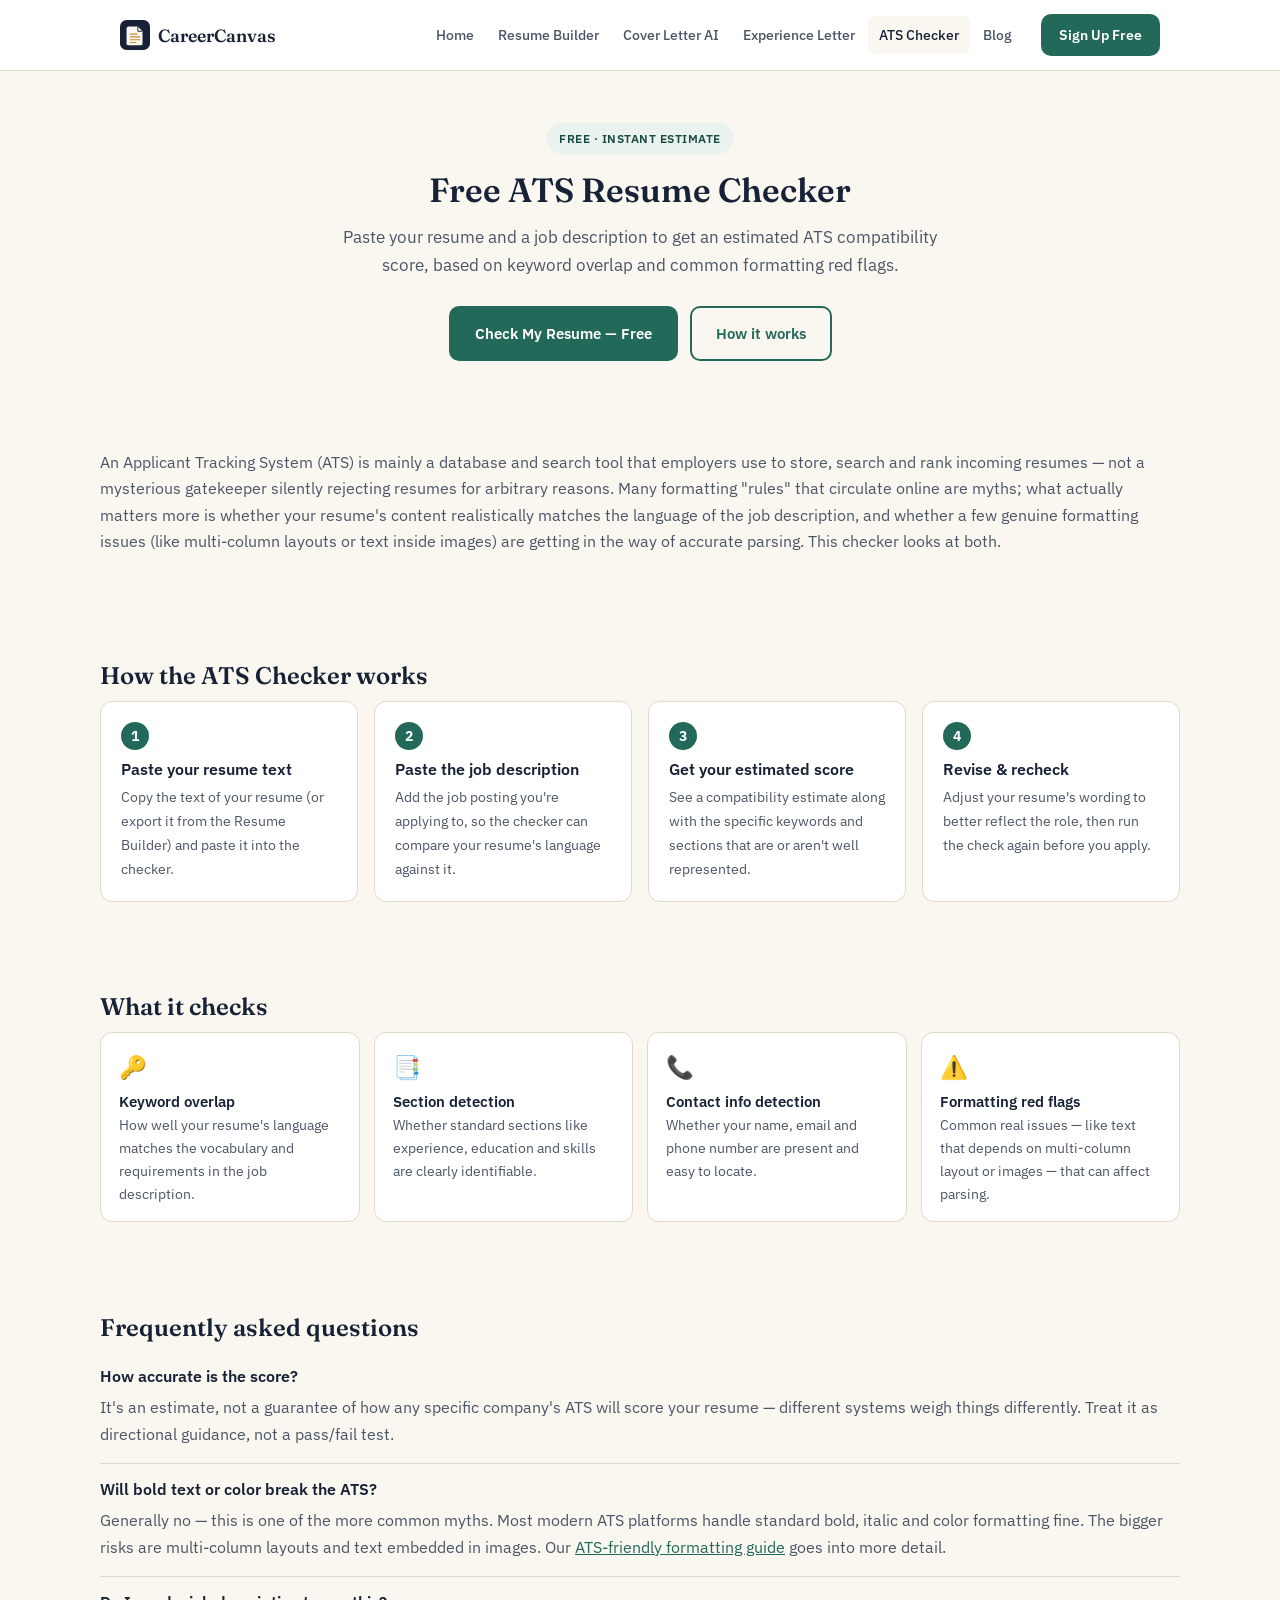
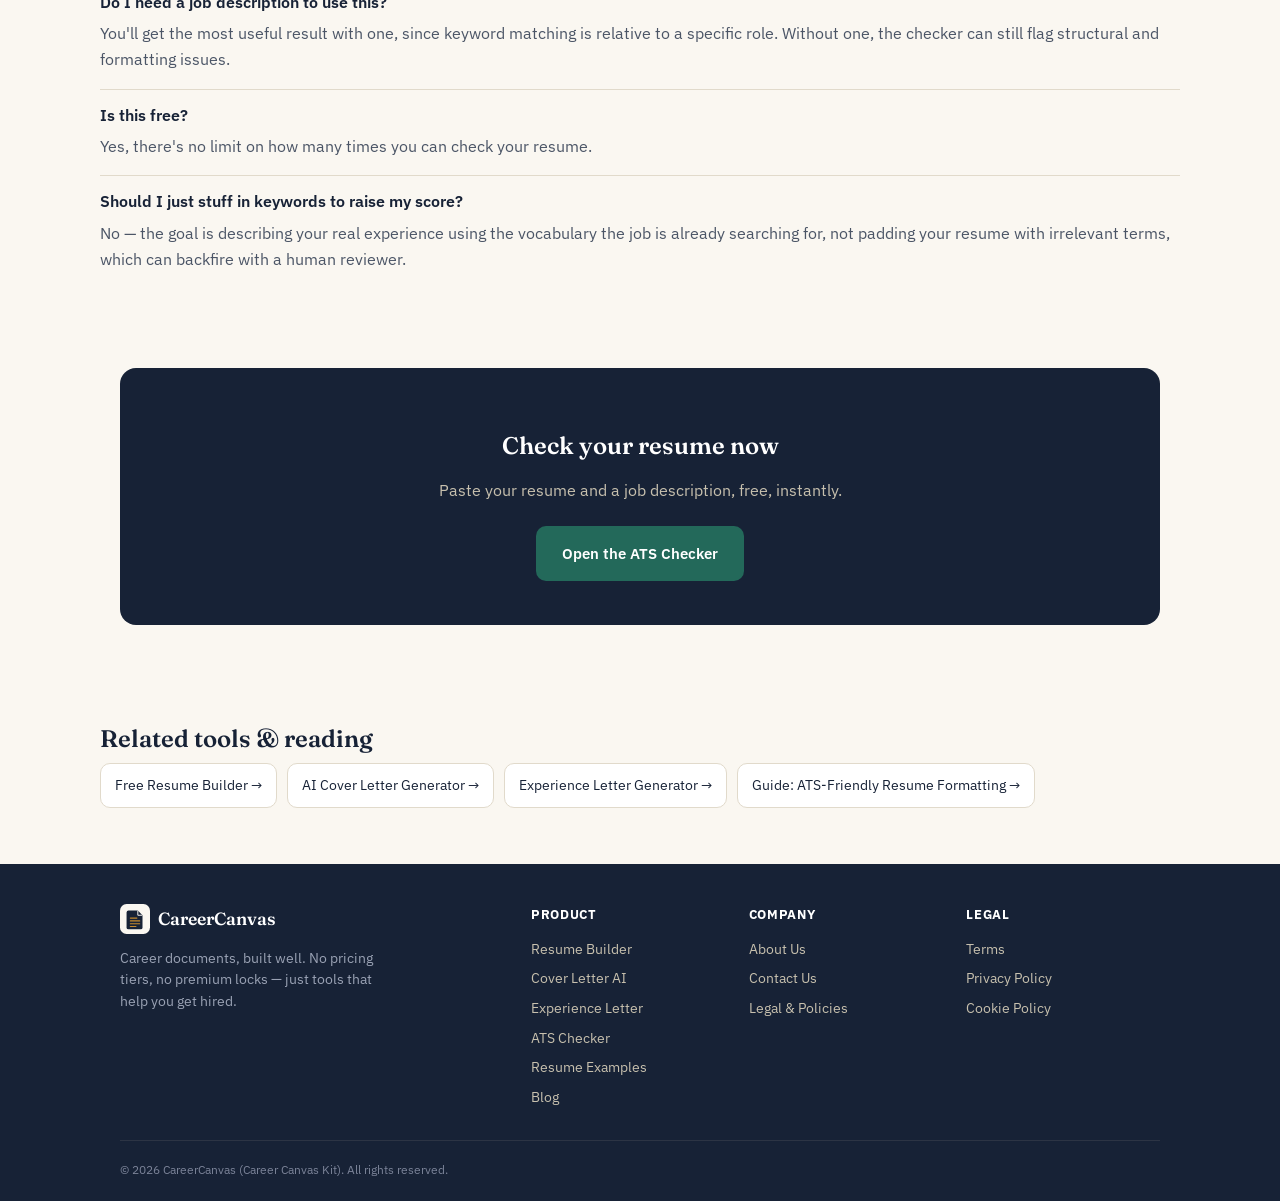
<file: ats-checker.html>
<!DOCTYPE html>
<html lang="en">
<head>
<meta charset="UTF-8">
<meta name="viewport" content="width=device-width, initial-scale=1.0">
<script async src="https://pagead2.googlesyndication.com/pagead/js/adsbygoogle.js?client=ca-pub-5480394588823897" crossorigin="anonymous"></script>
<title>Free ATS Resume Checker — Resume &amp; Job Description Match Score | CareerCanvas</title>
<meta name="description" content="Check your resume against a job description free with CareerCanvas's ATS checker — get an estimated compatibility score, keyword gaps and formatting flags.">
<link rel="canonical" href="https://careercanvaskit.xyz/ats-checker.html">
<meta property="og:title" content="Free ATS Resume Checker — Resume &amp; Job Description Match Score | CareerCanvas">
<meta property="og:description" content="Check your resume against a job description free with CareerCanvas's ATS checker — get an estimated compatibility score, keyword gaps and formatting flags.">
<meta property="og:url" content="https://careercanvaskit.xyz/ats-checker.html">
<meta property="og:type" content="website">
<meta name="keywords" content="ats checker, ats resume checker, free ats scan, resume keyword checker, applicant tracking system checker">
<link rel="icon" type="image/x-icon" href="/favicon.ico">
<link rel="icon" type="image/png" sizes="32x32" href="/favicon-32.png">
<link rel="icon" type="image/png" sizes="16x16" href="/favicon-16.png">
<link rel="apple-touch-icon" href="/apple-touch-icon.png">
<link rel="preconnect" href="https://fonts.googleapis.com">
<link href="https://fonts.googleapis.com/css2?family=Fraunces:ital,opsz,wght@0,9..144,400;0,9..144,500;0,9..144,600;0,9..144,700;1,9..144,500&family=IBM+Plex+Sans:wght@400;500;600;700&family=IBM+Plex+Mono:wght@400;500&display=swap" rel="stylesheet">
<script type="application/ld+json">{"@context": "https://schema.org", "@type": "FAQPage", "mainEntity": [{"@type": "Question", "name": "How accurate is the score?", "acceptedAnswer": {"@type": "Answer", "text": "It's an estimate, not a guarantee of how any specific company's ATS will score your resume. Treat it as directional guidance, not a pass/fail test."}}, {"@type": "Question", "name": "Will bold text or color break the ATS?", "acceptedAnswer": {"@type": "Answer", "text": "Generally no — most modern ATS platforms handle standard bold, italic and color formatting fine. The bigger risks are multi-column layouts and text embedded in images."}}, {"@type": "Question", "name": "Do I need a job description to use this?", "acceptedAnswer": {"@type": "Answer", "text": "You'll get the most useful result with one, since keyword matching is relative to a specific role."}}, {"@type": "Question", "name": "Is this free?", "acceptedAnswer": {"@type": "Answer", "text": "Yes, there is no limit on how many times you can check your resume."}}, {"@type": "Question", "name": "Should I just stuff in keywords to raise my score?", "acceptedAnswer": {"@type": "Answer", "text": "No — describe your real experience using the vocabulary the job is already searching for, rather than padding with irrelevant terms."}}]}</script>
<style>
:root{
  --ink:#172236; --ink-soft:#4B5566; --paper:#FAF7F1; --paper-raised:#FFFFFF;
  --line:#E1DACB; --teal:#23695A; --teal-dark:#184A40; --amber:#C68A2E;
  --plum:#5B4B66; --coral:#B4472F;
  --font-display:'Fraunces', serif; --font-body:'IBM Plex Sans', sans-serif;
}
*{box-sizing:border-box;}
html{scroll-behavior:smooth;}
body{margin:0; background:var(--paper); color:var(--ink); font-family:var(--font-body); line-height:1.65; -webkit-font-smoothing:antialiased;}
.container{max-width:1080px; margin:0 auto; padding:0 20px;}
a{color:var(--teal);}
h1,h2,h3{font-family:var(--font-display); color:var(--ink); line-height:1.2; font-weight:600;}
p{color:var(--ink-soft);}
.site-header{border-bottom:1px solid var(--line); background:var(--paper-raised);}
.header-inner{max-width:1080px; margin:0 auto; padding:14px 20px; display:flex; align-items:center; gap:18px; flex-wrap:wrap;}
.logo{display:flex; align-items:center; gap:8px; font-family:var(--font-display); font-weight:600; font-size:1.1rem; color:var(--ink); text-decoration:none;}
.logo-mark{width:30px;height:30px;flex:none;}
.main-nav{display:flex; gap:2px; flex-wrap:wrap; margin-left:auto;}
.main-nav a{padding:8px 11px; border-radius:8px; font-size:.85rem; text-decoration:none; color:var(--ink-soft); font-weight:500; white-space:nowrap;}
.main-nav a:hover, .main-nav a.active{background:var(--paper); color:var(--ink);}
.btn{display:inline-block; padding:13px 24px; border-radius:10px; font-weight:600; text-decoration:none; font-size:.95rem; border:2px solid transparent; cursor:pointer;}
.btn-primary{background:var(--teal); color:#fff;}
.btn-primary:hover{background:var(--teal-dark);}
.btn-outline{background:transparent; border-color:var(--teal); color:var(--teal);}
.btn-outline:hover{background:var(--teal); color:#fff;}
.hero{padding:52px 0 36px; text-align:center;}
.hero .eyebrow{display:inline-block; background:#EAF2EF; color:var(--teal-dark); font-size:.78rem; font-weight:600; letter-spacing:.04em; padding:5px 12px; border-radius:20px; margin-bottom:16px; text-transform:uppercase;}
.hero h1{font-size:2.1rem; margin:0 0 14px;}
.hero p.lead{color:var(--ink-soft); font-size:1.05rem; max-width:62ch; margin:0 auto 26px;}
.hero-ctas{display:flex; gap:12px; justify-content:center; flex-wrap:wrap;}
.section{padding:36px 0;}
.section h2{font-size:1.5rem; margin-bottom:8px;}
.section .section-sub{color:var(--ink-soft); margin-bottom:22px; max-width:68ch;}
.steps{display:grid; gap:16px; grid-template-columns:repeat(auto-fit,minmax(220px,1fr)); margin-top:10px;}
.step-card{background:var(--paper-raised); border:1px solid var(--line); border-radius:12px; padding:20px;}
.step-num{display:inline-flex; width:28px; height:28px; border-radius:50%; background:var(--teal); color:#fff; align-items:center; justify-content:center; font-weight:700; font-size:.85rem; margin-bottom:10px;}
.step-card h3{font-size:1rem; font-family:var(--font-body); margin:0 0 6px;}
.step-card p{font-size:.9rem; margin:0;}
.feature-grid{display:grid; gap:14px; grid-template-columns:repeat(auto-fit,minmax(230px,1fr)); margin-top:10px;}
.feature-card{background:var(--paper-raised); border:1px solid var(--line); border-radius:12px; padding:16px 18px;}
.feature-card .fi{font-size:1.4rem; margin-bottom:6px;}
.feature-card h3{font-size:.95rem; font-family:var(--font-body); margin:0 0 4px;}
.feature-card p{font-size:.86rem; margin:0;}
.faq-item{border-bottom:1px solid var(--line); padding:16px 0;}
.faq-item:last-child{border-bottom:none;}
.faq-item h3{font-size:1rem; margin:0 0 8px; font-family:var(--font-body); font-weight:600;}
.faq-item p{margin:0;}
.notice-box{background:#FDF6E3; border:1px solid var(--amber); border-radius:10px; padding:14px 16px; font-size:.88rem; margin:18px 0; color:var(--ink);}
.cta-band{background:var(--ink); color:#fff; text-align:center; padding:44px 24px; border-radius:16px; margin:44px 0;}
.cta-band h2{color:#fff; margin-bottom:8px;}
.cta-band p{color:#C7C0AE; margin-bottom:22px;}
.related-links{display:flex; gap:10px; flex-wrap:wrap; margin-top:10px;}
.related-links a{background:var(--paper-raised); border:1px solid var(--line); border-radius:10px; padding:10px 14px; font-size:.86rem; text-decoration:none; color:var(--ink);}
.related-links a:hover{border-color:var(--teal); color:var(--teal);}
.site-footer{background:var(--ink); color:#C7C0AE; padding:40px 0 22px; margin-top:20px; font-size:.86rem;}
.site-footer a{color:#C7C0AE; text-decoration:none; display:block; margin-bottom:7px;}
.site-footer a:hover{color:#fff;}
.site-footer h5{color:#fff; font-size:.82rem; text-transform:uppercase; letter-spacing:.05em; margin:0 0 12px;}
.footer-grid{display:grid; grid-template-columns:2fr 1fr 1fr 1fr; gap:24px; margin-bottom:24px;}
.footer-bottom{border-top:1px solid #2C3444; padding-top:18px; font-size:.78rem; color:#7B8398;}
@media(max-width:760px){
  .main-nav{display:none;}
  .footer-grid{grid-template-columns:1fr 1fr;}
  .hero h1{font-size:1.6rem;}
}
</style>
</head>
<body>
<header class="site-header">
  <div class="header-inner">
    <a class="logo" href="/">
      <svg class="logo-mark" viewBox="0 0 64 64"><rect width="64" height="64" rx="14" fill="#172236"/><path d="M18 14h20l10 10v26a4 4 0 0 1-4 4H18a4 4 0 0 1-4-4V18a4 4 0 0 1 4-4z" fill="#FAF7F1"/><path d="M38 14v10h10" fill="none" stroke="#172236" stroke-width="2"/><path d="M22 30h14M22 36h20M22 42h20M22 48h12" stroke="#C68A2E" stroke-width="2.4" stroke-linecap="round"/></svg>
      CareerCanvas
    </a>
    <nav class="main-nav">
      <a href="/">Home</a>
      <a href="/resume-builder.html">Resume Builder</a>
      <a href="/cover-letter-generator.html">Cover Letter AI</a>
      <a href="/experience-letter-generator.html">Experience Letter</a>
      <a href="/ats-checker.html" class="active">ATS Checker</a>
      <a href="/blog/index.html">Blog</a>
    </nav>
    <a class="btn btn-primary" style="padding:8px 16px; font-size:.85rem;" href="/#builder">Sign Up Free</a>
  </div>
</header>

<main>
  <section class="hero container">
    <span class="eyebrow">Free &middot; Instant estimate</span>
    <h1>Free ATS Resume Checker</h1>
    <p class="lead">Paste your resume and a job description to get an estimated ATS compatibility score, based on keyword overlap and common formatting red flags.</p>
    <div class="hero-ctas">
      <a class="btn btn-primary" href="/#ats">Check My Resume — Free</a>
      <a class="btn btn-outline" href="#how">How it works</a>
    </div>
  </section>

  <section class="section container">
    <p>An Applicant Tracking System (ATS) is mainly a database and search tool that employers use to store, search and rank incoming resumes — not a mysterious gatekeeper silently rejecting resumes for arbitrary reasons. Many formatting "rules" that circulate online are myths; what actually matters more is whether your resume's content realistically matches the language of the job description, and whether a few genuine formatting issues (like multi-column layouts or text inside images) are getting in the way of accurate parsing. This checker looks at both.</p>
  </section>

  <section class="section container" id="how">
    <h2>How the ATS Checker works</h2>
    <div class="steps">
      <div class="step-card">
        <div class="step-num">1</div>
        <h3>Paste your resume text</h3>
        <p>Copy the text of your resume (or export it from the Resume Builder) and paste it into the checker.</p>
      </div>
      <div class="step-card">
        <div class="step-num">2</div>
        <h3>Paste the job description</h3>
        <p>Add the job posting you're applying to, so the checker can compare your resume's language against it.</p>
      </div>
      <div class="step-card">
        <div class="step-num">3</div>
        <h3>Get your estimated score</h3>
        <p>See a compatibility estimate along with the specific keywords and sections that are or aren't well represented.</p>
      </div>
      <div class="step-card">
        <div class="step-num">4</div>
        <h3>Revise &amp; recheck</h3>
        <p>Adjust your resume's wording to better reflect the role, then run the check again before you apply.</p>
      </div>
    </div>
  </section>

  <section class="section container">
    <h2>What it checks</h2>
    <div class="feature-grid">
      <div class="feature-card"><div class="fi">🔑</div><h3>Keyword overlap</h3><p>How well your resume's language matches the vocabulary and requirements in the job description.</p></div>
      <div class="feature-card"><div class="fi">📑</div><h3>Section detection</h3><p>Whether standard sections like experience, education and skills are clearly identifiable.</p></div>
      <div class="feature-card"><div class="fi">📞</div><h3>Contact info detection</h3><p>Whether your name, email and phone number are present and easy to locate.</p></div>
      <div class="feature-card"><div class="fi">⚠️</div><h3>Formatting red flags</h3><p>Common real issues — like text that depends on multi-column layout or images — that can affect parsing.</p></div>
    </div>
  </section>

  <section class="section container">
    <h2>Frequently asked questions</h2>
    <div class="faq-item"><h3>How accurate is the score?</h3><p>It's an estimate, not a guarantee of how any specific company's ATS will score your resume — different systems weigh things differently. Treat it as directional guidance, not a pass/fail test.</p></div>
    <div class="faq-item"><h3>Will bold text or color break the ATS?</h3><p>Generally no — this is one of the more common myths. Most modern ATS platforms handle standard bold, italic and color formatting fine. The bigger risks are multi-column layouts and text embedded in images. Our <a href="/blog/ats-friendly-resume-formatting.html">ATS-friendly formatting guide</a> goes into more detail.</p></div>
    <div class="faq-item"><h3>Do I need a job description to use this?</h3><p>You'll get the most useful result with one, since keyword matching is relative to a specific role. Without one, the checker can still flag structural and formatting issues.</p></div>
    <div class="faq-item"><h3>Is this free?</h3><p>Yes, there's no limit on how many times you can check your resume.</p></div>
    <div class="faq-item"><h3>Should I just stuff in keywords to raise my score?</h3><p>No — the goal is describing your real experience using the vocabulary the job is already searching for, not padding your resume with irrelevant terms, which can backfire with a human reviewer.</p></div>
  </section>

  <section class="container">
    <div class="cta-band">
      <h2>Check your resume now</h2>
      <p>Paste your resume and a job description, free, instantly.</p>
      <a class="btn btn-primary" href="/#ats">Open the ATS Checker</a>
    </div>
  </section>

  <section class="section container">
    <h2>Related tools &amp; reading</h2>
    <div class="related-links">
      <a href="/resume-builder.html">Free Resume Builder →</a>
      <a href="/cover-letter-generator.html">AI Cover Letter Generator →</a>
      <a href="/experience-letter-generator.html">Experience Letter Generator →</a>
      <a href="/blog/ats-friendly-resume-formatting.html">Guide: ATS-Friendly Resume Formatting →</a>
    </div>
  </section>
</main>

<footer class="site-footer">
  <div class="container">
    <div class="footer-grid">
      <div>
        <div class="logo" style="color:#fff; margin-bottom:12px;">
          <svg class="logo-mark" viewBox="0 0 64 64"><rect width="64" height="64" rx="14" fill="#FAF7F1"/><path d="M18 14h20l10 10v26a4 4 0 0 1-4 4H18a4 4 0 0 1-4-4V18a4 4 0 0 1 4-4z" fill="#172236"/><path d="M38 14v10h10" fill="none" stroke="#FAF7F1" stroke-width="2"/><path d="M22 30h14M22 36h20M22 42h20M22 48h12" stroke="#C68A2E" stroke-width="2.4" stroke-linecap="round"/></svg>
          CareerCanvas
        </div>
        <p style="color:#9AA2B4; font-size:.85rem; line-height:1.6; max-width:32ch;">Career documents, built well. No pricing tiers, no premium locks — just tools that help you get hired.</p>
      </div>
      <div>
        <h5>Product</h5>
        <a href="/resume-builder.html">Resume Builder</a>
        <a href="/cover-letter-generator.html">Cover Letter AI</a>
        <a href="/experience-letter-generator.html">Experience Letter</a>
        <a href="/ats-checker.html">ATS Checker</a>
        <a href="/#examples">Resume Examples</a>
        <a href="/blog/index.html">Blog</a>
      </div>
      <div>
        <h5>Company</h5>
        <a href="/#about">About Us</a>
        <a href="/#contact">Contact Us</a>
        <a href="/#legal">Legal &amp; Policies</a>
      </div>
      <div>
        <h5>Legal</h5>
        <a href="/#legal">Terms</a>
        <a href="/#legal">Privacy Policy</a>
        <a href="/#legal">Cookie Policy</a>
      </div>
    </div>
    <div class="footer-bottom">&copy; 2026 CareerCanvas (Career Canvas Kit). All rights reserved.</div>
  </div>
</footer>
</body>
</html>
</file>
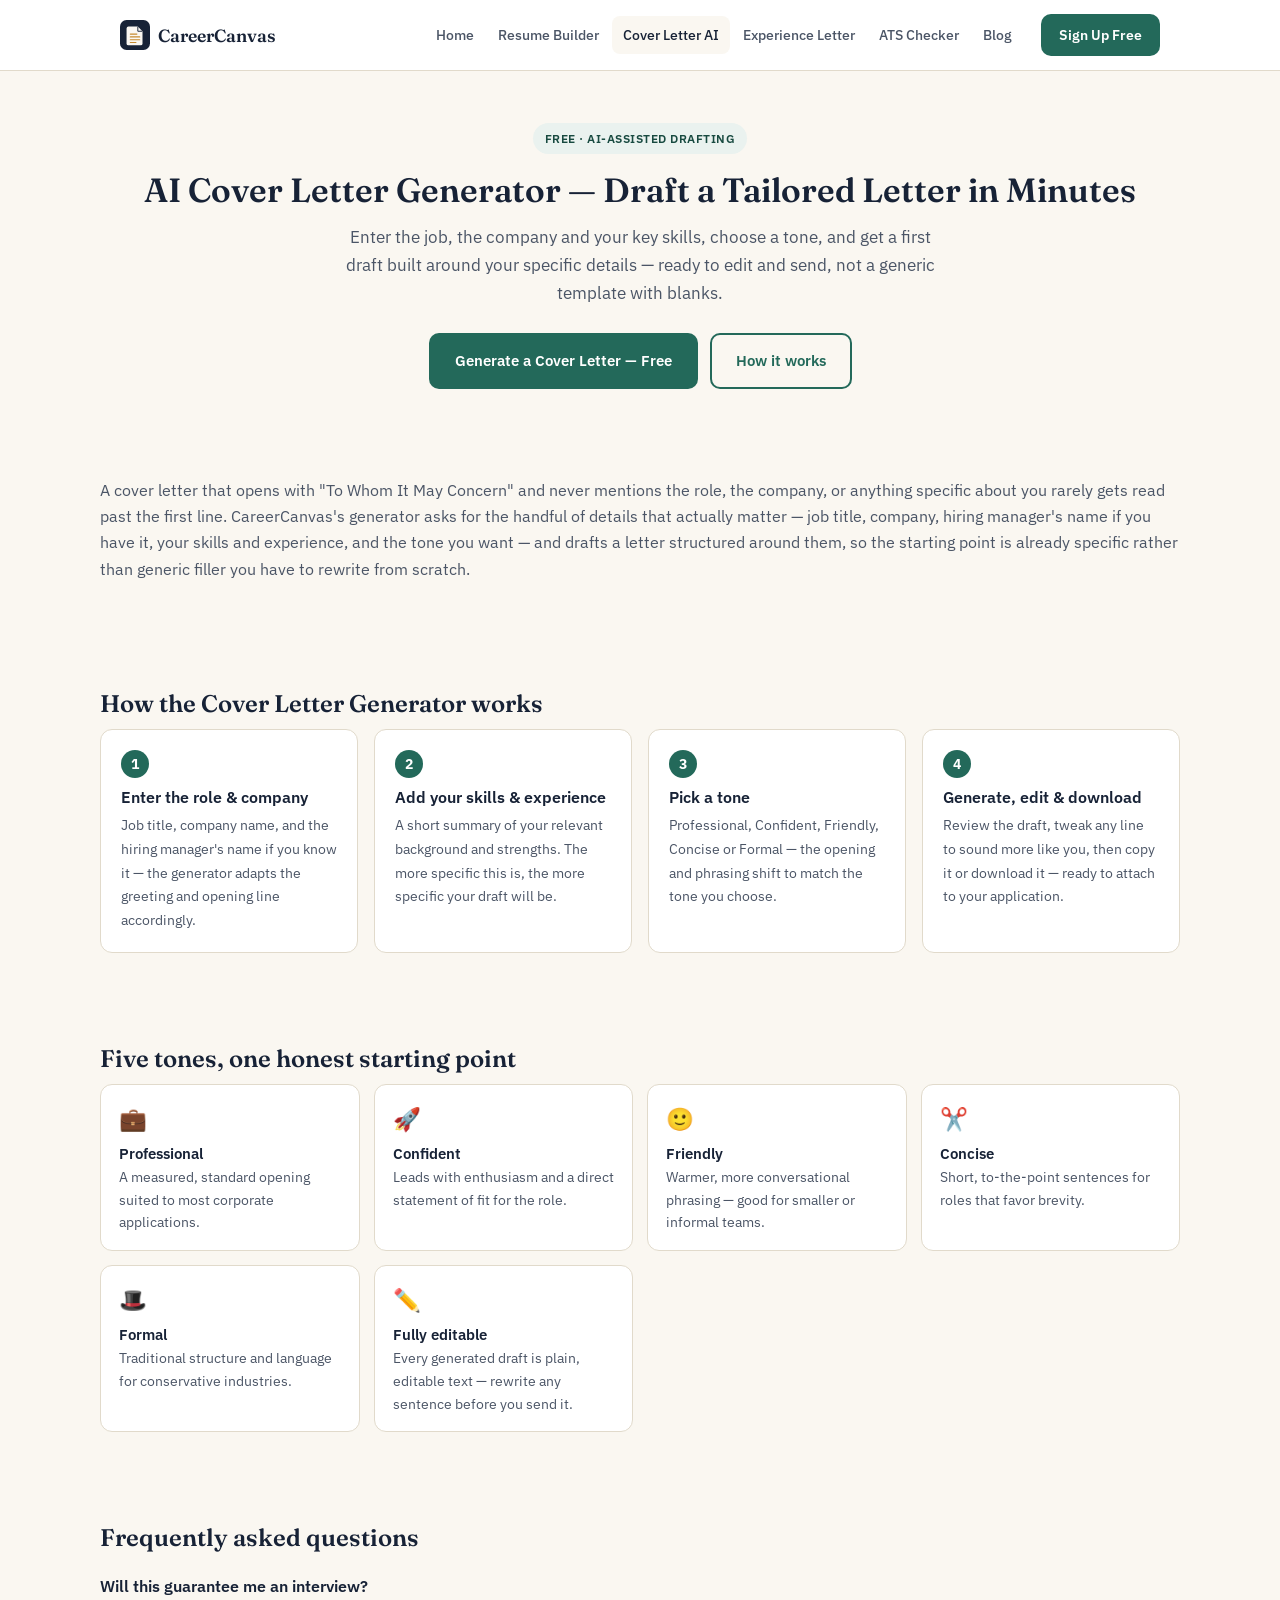
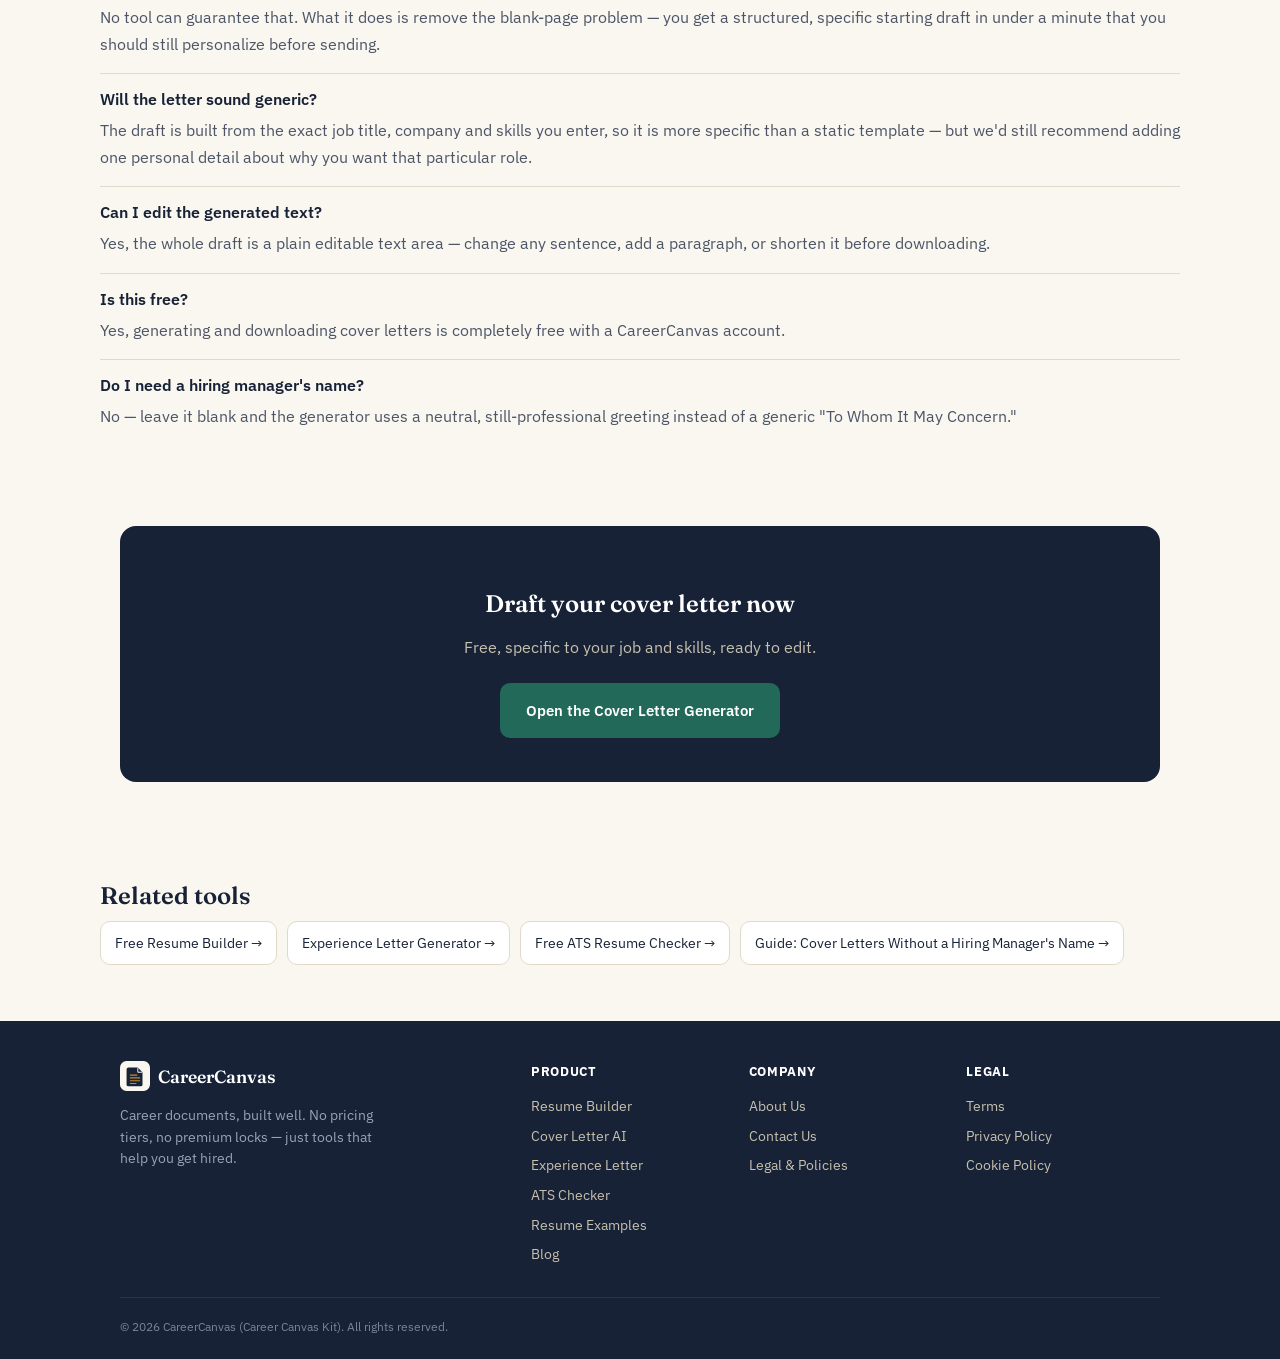
<file: cover-letter-generator.html>
<!DOCTYPE html>
<html lang="en">
<head>
<meta charset="UTF-8">
<meta name="viewport" content="width=device-width, initial-scale=1.0">
<script async src="https://pagead2.googlesyndication.com/pagead/js/adsbygoogle.js?client=ca-pub-5480394588823897" crossorigin="anonymous"></script>
<title>Free AI Cover Letter Generator | CareerCanvas</title>
<meta name="description" content="Generate a tailored cover letter free with CareerCanvas — enter the job, company and your skills, pick a tone, and get an editable draft in minutes.">
<link rel="canonical" href="https://careercanvaskit.xyz/cover-letter-generator.html">
<meta property="og:title" content="Free AI Cover Letter Generator | CareerCanvas">
<meta property="og:description" content="Generate a tailored cover letter free with CareerCanvas — enter the job, company and your skills, pick a tone, and get an editable draft in minutes.">
<meta property="og:url" content="https://careercanvaskit.xyz/cover-letter-generator.html">
<meta property="og:type" content="website">
<meta name="keywords" content="cover letter generator, ai cover letter, free cover letter maker, cover letter template, cover letter examples">
<link rel="icon" type="image/x-icon" href="/favicon.ico">
<link rel="icon" type="image/png" sizes="32x32" href="/favicon-32.png">
<link rel="icon" type="image/png" sizes="16x16" href="/favicon-16.png">
<link rel="apple-touch-icon" href="/apple-touch-icon.png">
<link rel="preconnect" href="https://fonts.googleapis.com">
<link href="https://fonts.googleapis.com/css2?family=Fraunces:ital,opsz,wght@0,9..144,400;0,9..144,500;0,9..144,600;0,9..144,700;1,9..144,500&family=IBM+Plex+Sans:wght@400;500;600;700&family=IBM+Plex+Mono:wght@400;500&display=swap" rel="stylesheet">
<script type="application/ld+json">{"@context": "https://schema.org", "@type": "FAQPage", "mainEntity": [{"@type": "Question", "name": "Will this guarantee me an interview?", "acceptedAnswer": {"@type": "Answer", "text": "No tool can guarantee that. It removes the blank-page problem by giving you a structured, specific starting draft that you should still personalize before sending."}}, {"@type": "Question", "name": "Will the letter sound generic?", "acceptedAnswer": {"@type": "Answer", "text": "The draft is built from the exact job title, company and skills you enter, so it is more specific than a static template."}}, {"@type": "Question", "name": "Can I edit the generated text?", "acceptedAnswer": {"@type": "Answer", "text": "Yes, the whole draft is plain editable text — change any sentence before downloading."}}, {"@type": "Question", "name": "Is this free?", "acceptedAnswer": {"@type": "Answer", "text": "Yes, generating and downloading cover letters is completely free with a CareerCanvas account."}}, {"@type": "Question", "name": "Do I need a hiring manager's name?", "acceptedAnswer": {"@type": "Answer", "text": "No — leave it blank and the generator uses a neutral, professional greeting instead."}}]}</script>
<style>
:root{
  --ink:#172236; --ink-soft:#4B5566; --paper:#FAF7F1; --paper-raised:#FFFFFF;
  --line:#E1DACB; --teal:#23695A; --teal-dark:#184A40; --amber:#C68A2E;
  --plum:#5B4B66; --coral:#B4472F;
  --font-display:'Fraunces', serif; --font-body:'IBM Plex Sans', sans-serif;
}
*{box-sizing:border-box;}
html{scroll-behavior:smooth;}
body{margin:0; background:var(--paper); color:var(--ink); font-family:var(--font-body); line-height:1.65; -webkit-font-smoothing:antialiased;}
.container{max-width:1080px; margin:0 auto; padding:0 20px;}
a{color:var(--teal);}
h1,h2,h3{font-family:var(--font-display); color:var(--ink); line-height:1.2; font-weight:600;}
p{color:var(--ink-soft);}
.site-header{border-bottom:1px solid var(--line); background:var(--paper-raised);}
.header-inner{max-width:1080px; margin:0 auto; padding:14px 20px; display:flex; align-items:center; gap:18px; flex-wrap:wrap;}
.logo{display:flex; align-items:center; gap:8px; font-family:var(--font-display); font-weight:600; font-size:1.1rem; color:var(--ink); text-decoration:none;}
.logo-mark{width:30px;height:30px;flex:none;}
.main-nav{display:flex; gap:2px; flex-wrap:wrap; margin-left:auto;}
.main-nav a{padding:8px 11px; border-radius:8px; font-size:.85rem; text-decoration:none; color:var(--ink-soft); font-weight:500; white-space:nowrap;}
.main-nav a:hover, .main-nav a.active{background:var(--paper); color:var(--ink);}
.btn{display:inline-block; padding:13px 24px; border-radius:10px; font-weight:600; text-decoration:none; font-size:.95rem; border:2px solid transparent; cursor:pointer;}
.btn-primary{background:var(--teal); color:#fff;}
.btn-primary:hover{background:var(--teal-dark);}
.btn-outline{background:transparent; border-color:var(--teal); color:var(--teal);}
.btn-outline:hover{background:var(--teal); color:#fff;}
.hero{padding:52px 0 36px; text-align:center;}
.hero .eyebrow{display:inline-block; background:#EAF2EF; color:var(--teal-dark); font-size:.78rem; font-weight:600; letter-spacing:.04em; padding:5px 12px; border-radius:20px; margin-bottom:16px; text-transform:uppercase;}
.hero h1{font-size:2.1rem; margin:0 0 14px;}
.hero p.lead{color:var(--ink-soft); font-size:1.05rem; max-width:62ch; margin:0 auto 26px;}
.hero-ctas{display:flex; gap:12px; justify-content:center; flex-wrap:wrap;}
.section{padding:36px 0;}
.section h2{font-size:1.5rem; margin-bottom:8px;}
.section .section-sub{color:var(--ink-soft); margin-bottom:22px; max-width:68ch;}
.steps{display:grid; gap:16px; grid-template-columns:repeat(auto-fit,minmax(220px,1fr)); margin-top:10px;}
.step-card{background:var(--paper-raised); border:1px solid var(--line); border-radius:12px; padding:20px;}
.step-num{display:inline-flex; width:28px; height:28px; border-radius:50%; background:var(--teal); color:#fff; align-items:center; justify-content:center; font-weight:700; font-size:.85rem; margin-bottom:10px;}
.step-card h3{font-size:1rem; font-family:var(--font-body); margin:0 0 6px;}
.step-card p{font-size:.9rem; margin:0;}
.feature-grid{display:grid; gap:14px; grid-template-columns:repeat(auto-fit,minmax(230px,1fr)); margin-top:10px;}
.feature-card{background:var(--paper-raised); border:1px solid var(--line); border-radius:12px; padding:16px 18px;}
.feature-card .fi{font-size:1.4rem; margin-bottom:6px;}
.feature-card h3{font-size:.95rem; font-family:var(--font-body); margin:0 0 4px;}
.feature-card p{font-size:.86rem; margin:0;}
.faq-item{border-bottom:1px solid var(--line); padding:16px 0;}
.faq-item:last-child{border-bottom:none;}
.faq-item h3{font-size:1rem; margin:0 0 8px; font-family:var(--font-body); font-weight:600;}
.faq-item p{margin:0;}
.notice-box{background:#FDF6E3; border:1px solid var(--amber); border-radius:10px; padding:14px 16px; font-size:.88rem; margin:18px 0; color:var(--ink);}
.cta-band{background:var(--ink); color:#fff; text-align:center; padding:44px 24px; border-radius:16px; margin:44px 0;}
.cta-band h2{color:#fff; margin-bottom:8px;}
.cta-band p{color:#C7C0AE; margin-bottom:22px;}
.related-links{display:flex; gap:10px; flex-wrap:wrap; margin-top:10px;}
.related-links a{background:var(--paper-raised); border:1px solid var(--line); border-radius:10px; padding:10px 14px; font-size:.86rem; text-decoration:none; color:var(--ink);}
.related-links a:hover{border-color:var(--teal); color:var(--teal);}
.site-footer{background:var(--ink); color:#C7C0AE; padding:40px 0 22px; margin-top:20px; font-size:.86rem;}
.site-footer a{color:#C7C0AE; text-decoration:none; display:block; margin-bottom:7px;}
.site-footer a:hover{color:#fff;}
.site-footer h5{color:#fff; font-size:.82rem; text-transform:uppercase; letter-spacing:.05em; margin:0 0 12px;}
.footer-grid{display:grid; grid-template-columns:2fr 1fr 1fr 1fr; gap:24px; margin-bottom:24px;}
.footer-bottom{border-top:1px solid #2C3444; padding-top:18px; font-size:.78rem; color:#7B8398;}
@media(max-width:760px){
  .main-nav{display:none;}
  .footer-grid{grid-template-columns:1fr 1fr;}
  .hero h1{font-size:1.6rem;}
}
</style>
</head>
<body>
<header class="site-header">
  <div class="header-inner">
    <a class="logo" href="/">
      <svg class="logo-mark" viewBox="0 0 64 64"><rect width="64" height="64" rx="14" fill="#172236"/><path d="M18 14h20l10 10v26a4 4 0 0 1-4 4H18a4 4 0 0 1-4-4V18a4 4 0 0 1 4-4z" fill="#FAF7F1"/><path d="M38 14v10h10" fill="none" stroke="#172236" stroke-width="2"/><path d="M22 30h14M22 36h20M22 42h20M22 48h12" stroke="#C68A2E" stroke-width="2.4" stroke-linecap="round"/></svg>
      CareerCanvas
    </a>
    <nav class="main-nav">
      <a href="/">Home</a>
      <a href="/resume-builder.html">Resume Builder</a>
      <a href="/cover-letter-generator.html" class="active">Cover Letter AI</a>
      <a href="/experience-letter-generator.html">Experience Letter</a>
      <a href="/ats-checker.html">ATS Checker</a>
      <a href="/blog/index.html">Blog</a>
    </nav>
    <a class="btn btn-primary" style="padding:8px 16px; font-size:.85rem;" href="/#builder">Sign Up Free</a>
  </div>
</header>

<main>
  <section class="hero container">
    <span class="eyebrow">Free &middot; AI-assisted drafting</span>
    <h1>AI Cover Letter Generator — Draft a Tailored Letter in Minutes</h1>
    <p class="lead">Enter the job, the company and your key skills, choose a tone, and get a first draft built around your specific details — ready to edit and send, not a generic template with blanks.</p>
    <div class="hero-ctas">
      <a class="btn btn-primary" href="/#coverletter">Generate a Cover Letter — Free</a>
      <a class="btn btn-outline" href="#how">How it works</a>
    </div>
  </section>

  <section class="section container">
    <p>A cover letter that opens with "To Whom It May Concern" and never mentions the role, the company, or anything specific about you rarely gets read past the first line. CareerCanvas's generator asks for the handful of details that actually matter — job title, company, hiring manager's name if you have it, your skills and experience, and the tone you want — and drafts a letter structured around them, so the starting point is already specific rather than generic filler you have to rewrite from scratch.</p>
  </section>

  <section class="section container" id="how">
    <h2>How the Cover Letter Generator works</h2>
    <div class="steps">
      <div class="step-card">
        <div class="step-num">1</div>
        <h3>Enter the role &amp; company</h3>
        <p>Job title, company name, and the hiring manager's name if you know it — the generator adapts the greeting and opening line accordingly.</p>
      </div>
      <div class="step-card">
        <div class="step-num">2</div>
        <h3>Add your skills &amp; experience</h3>
        <p>A short summary of your relevant background and strengths. The more specific this is, the more specific your draft will be.</p>
      </div>
      <div class="step-card">
        <div class="step-num">3</div>
        <h3>Pick a tone</h3>
        <p>Professional, Confident, Friendly, Concise or Formal — the opening and phrasing shift to match the tone you choose.</p>
      </div>
      <div class="step-card">
        <div class="step-num">4</div>
        <h3>Generate, edit &amp; download</h3>
        <p>Review the draft, tweak any line to sound more like you, then copy it or download it — ready to attach to your application.</p>
      </div>
    </div>
  </section>

  <section class="section container">
    <h2>Five tones, one honest starting point</h2>
    <div class="feature-grid">
      <div class="feature-card"><div class="fi">💼</div><h3>Professional</h3><p>A measured, standard opening suited to most corporate applications.</p></div>
      <div class="feature-card"><div class="fi">🚀</div><h3>Confident</h3><p>Leads with enthusiasm and a direct statement of fit for the role.</p></div>
      <div class="feature-card"><div class="fi">🙂</div><h3>Friendly</h3><p>Warmer, more conversational phrasing — good for smaller or informal teams.</p></div>
      <div class="feature-card"><div class="fi">✂️</div><h3>Concise</h3><p>Short, to-the-point sentences for roles that favor brevity.</p></div>
      <div class="feature-card"><div class="fi">🎩</div><h3>Formal</h3><p>Traditional structure and language for conservative industries.</p></div>
      <div class="feature-card"><div class="fi">✏️</div><h3>Fully editable</h3><p>Every generated draft is plain, editable text — rewrite any sentence before you send it.</p></div>
    </div>
  </section>

  <section class="section container">
    <h2>Frequently asked questions</h2>
    <div class="faq-item"><h3>Will this guarantee me an interview?</h3><p>No tool can guarantee that. What it does is remove the blank-page problem — you get a structured, specific starting draft in under a minute that you should still personalize before sending.</p></div>
    <div class="faq-item"><h3>Will the letter sound generic?</h3><p>The draft is built from the exact job title, company and skills you enter, so it is more specific than a static template — but we'd still recommend adding one personal detail about why you want that particular role.</p></div>
    <div class="faq-item"><h3>Can I edit the generated text?</h3><p>Yes, the whole draft is a plain editable text area — change any sentence, add a paragraph, or shorten it before downloading.</p></div>
    <div class="faq-item"><h3>Is this free?</h3><p>Yes, generating and downloading cover letters is completely free with a CareerCanvas account.</p></div>
    <div class="faq-item"><h3>Do I need a hiring manager's name?</h3><p>No — leave it blank and the generator uses a neutral, still-professional greeting instead of a generic "To Whom It May Concern."</p></div>
  </section>

  <section class="container">
    <div class="cta-band">
      <h2>Draft your cover letter now</h2>
      <p>Free, specific to your job and skills, ready to edit.</p>
      <a class="btn btn-primary" href="/#coverletter">Open the Cover Letter Generator</a>
    </div>
  </section>

  <section class="section container">
    <h2>Related tools</h2>
    <div class="related-links">
      <a href="/resume-builder.html">Free Resume Builder →</a>
      <a href="/experience-letter-generator.html">Experience Letter Generator →</a>
      <a href="/ats-checker.html">Free ATS Resume Checker →</a>
      <a href="/blog/cover-letter-without-hiring-manager-name.html">Guide: Cover Letters Without a Hiring Manager's Name →</a>
    </div>
  </section>
</main>

<footer class="site-footer">
  <div class="container">
    <div class="footer-grid">
      <div>
        <div class="logo" style="color:#fff; margin-bottom:12px;">
          <svg class="logo-mark" viewBox="0 0 64 64"><rect width="64" height="64" rx="14" fill="#FAF7F1"/><path d="M18 14h20l10 10v26a4 4 0 0 1-4 4H18a4 4 0 0 1-4-4V18a4 4 0 0 1 4-4z" fill="#172236"/><path d="M38 14v10h10" fill="none" stroke="#FAF7F1" stroke-width="2"/><path d="M22 30h14M22 36h20M22 42h20M22 48h12" stroke="#C68A2E" stroke-width="2.4" stroke-linecap="round"/></svg>
          CareerCanvas
        </div>
        <p style="color:#9AA2B4; font-size:.85rem; line-height:1.6; max-width:32ch;">Career documents, built well. No pricing tiers, no premium locks — just tools that help you get hired.</p>
      </div>
      <div>
        <h5>Product</h5>
        <a href="/resume-builder.html">Resume Builder</a>
        <a href="/cover-letter-generator.html">Cover Letter AI</a>
        <a href="/experience-letter-generator.html">Experience Letter</a>
        <a href="/ats-checker.html">ATS Checker</a>
        <a href="/#examples">Resume Examples</a>
        <a href="/blog/index.html">Blog</a>
      </div>
      <div>
        <h5>Company</h5>
        <a href="/#about">About Us</a>
        <a href="/#contact">Contact Us</a>
        <a href="/#legal">Legal &amp; Policies</a>
      </div>
      <div>
        <h5>Legal</h5>
        <a href="/#legal">Terms</a>
        <a href="/#legal">Privacy Policy</a>
        <a href="/#legal">Cookie Policy</a>
      </div>
    </div>
    <div class="footer-bottom">&copy; 2026 CareerCanvas (Career Canvas Kit). All rights reserved.</div>
  </div>
</footer>
</body>
</html>
</file>
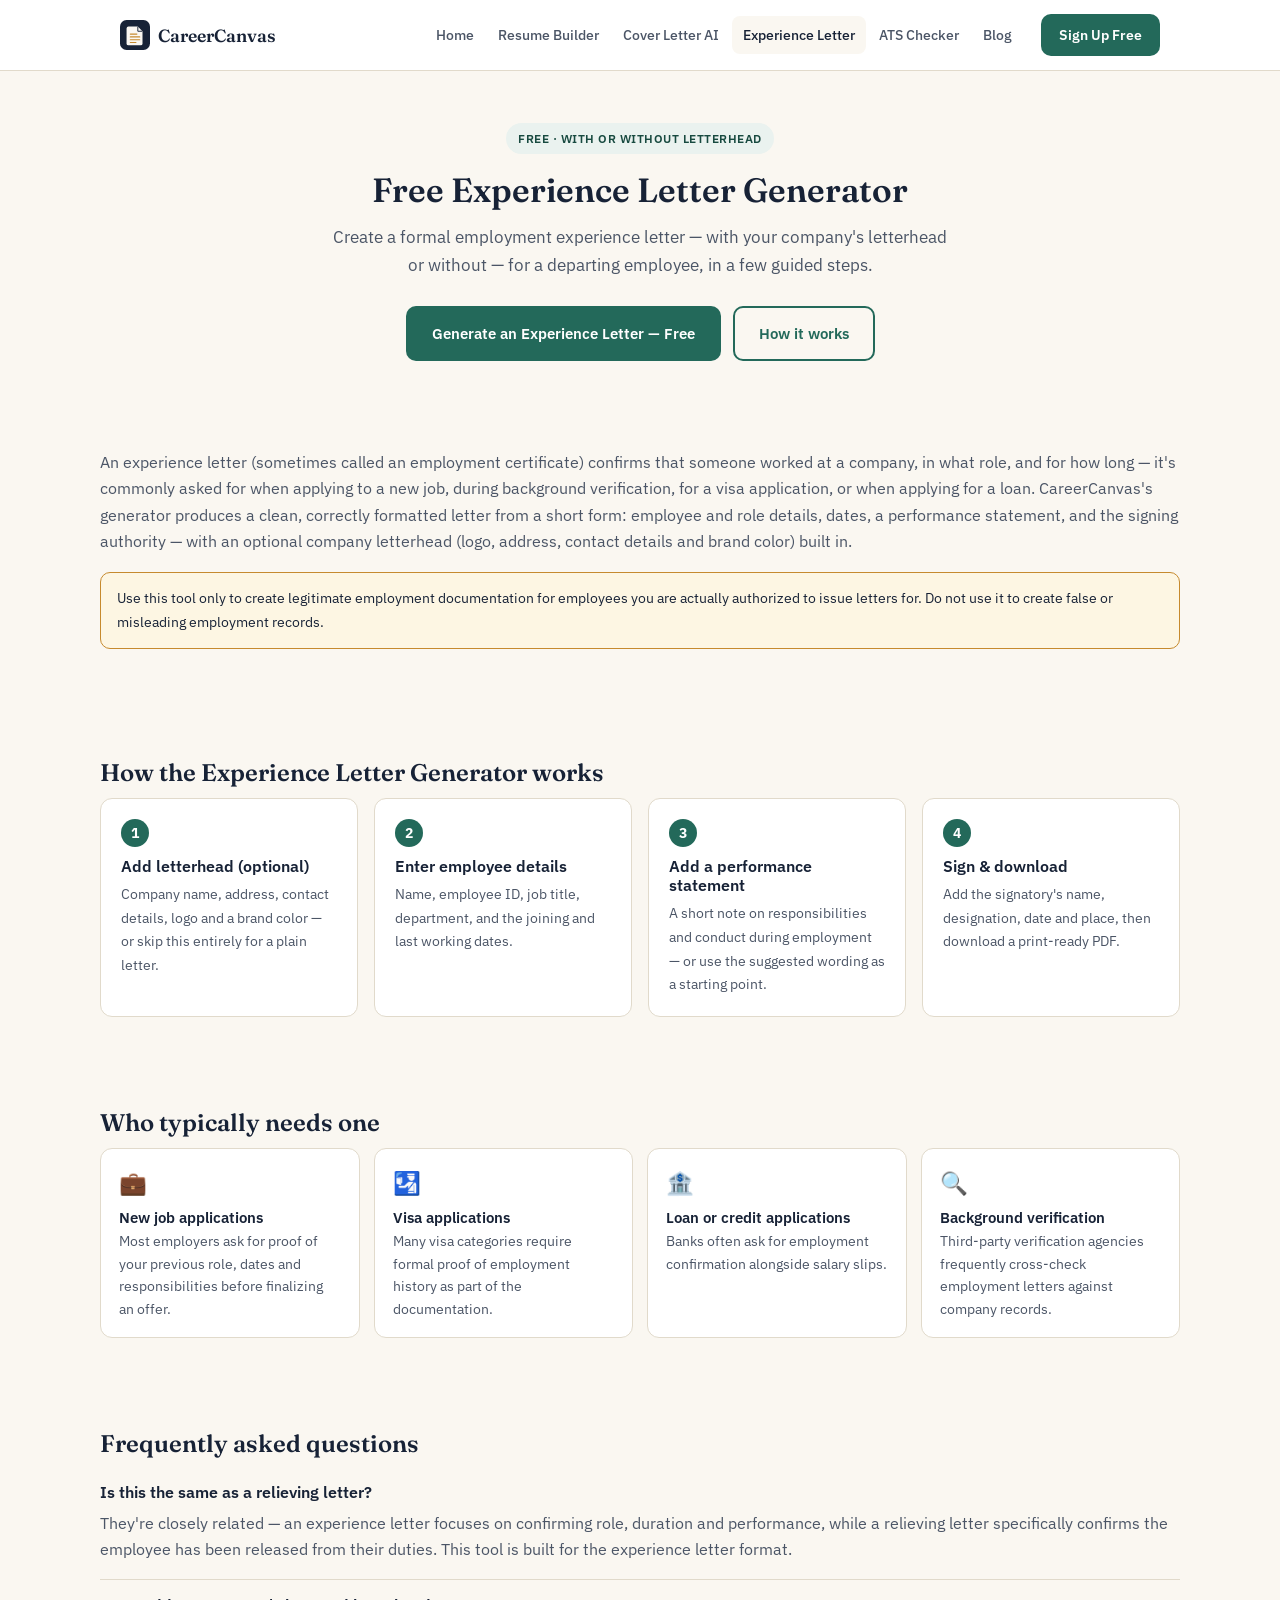
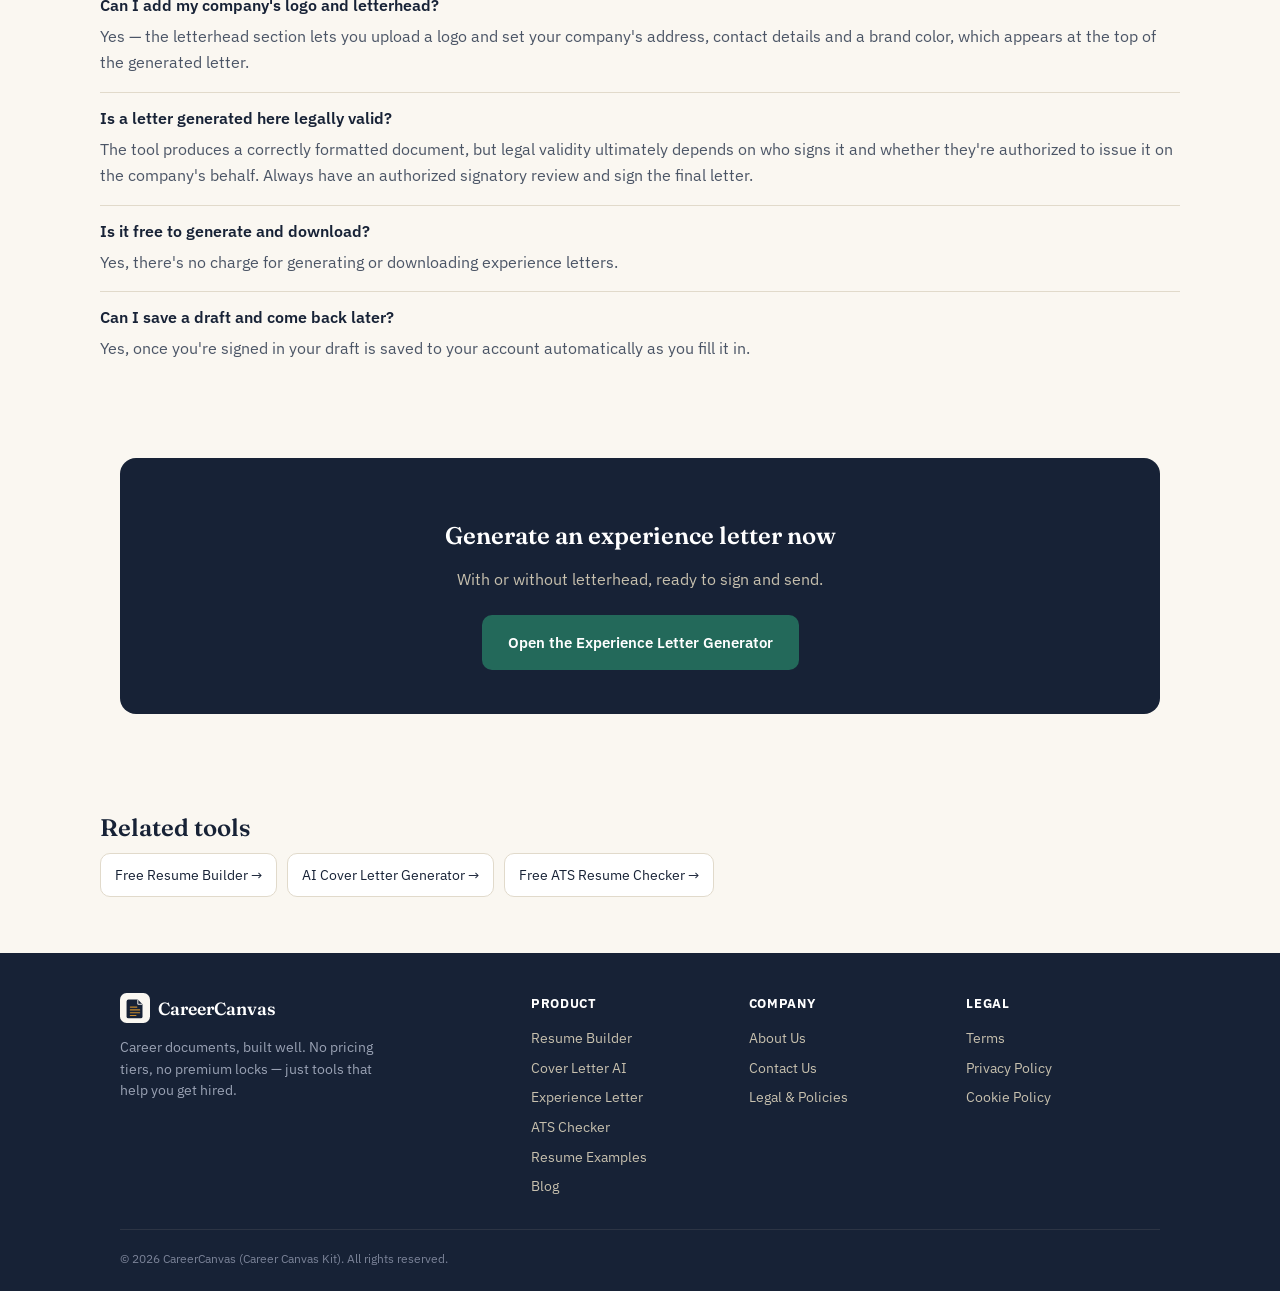
<file: experience-letter-generator.html>
<!DOCTYPE html>
<html lang="en">
<head>
<meta charset="UTF-8">
<meta name="viewport" content="width=device-width, initial-scale=1.0">
<script async src="https://pagead2.googlesyndication.com/pagead/js/adsbygoogle.js?client=ca-pub-5480394588823897" crossorigin="anonymous"></script>
<title>Free Experience Letter Generator — Employment Certificate Maker | CareerCanvas</title>
<meta name="description" content="Create a formal experience letter free, with or without a company letterhead. Fill in employee, role and date details and download a print-ready PDF.">
<link rel="canonical" href="https://careercanvaskit.xyz/experience-letter-generator.html">
<meta property="og:title" content="Free Experience Letter Generator — Employment Certificate Maker | CareerCanvas">
<meta property="og:description" content="Create a formal experience letter free, with or without a company letterhead. Fill in employee, role and date details and download a print-ready PDF.">
<meta property="og:url" content="https://careercanvaskit.xyz/experience-letter-generator.html">
<meta property="og:type" content="website">
<meta name="keywords" content="experience letter generator, employment certificate maker, experience letter format, relieving letter generator, free experience letter">
<link rel="icon" type="image/x-icon" href="/favicon.ico">
<link rel="icon" type="image/png" sizes="32x32" href="/favicon-32.png">
<link rel="icon" type="image/png" sizes="16x16" href="/favicon-16.png">
<link rel="apple-touch-icon" href="/apple-touch-icon.png">
<link rel="preconnect" href="https://fonts.googleapis.com">
<link href="https://fonts.googleapis.com/css2?family=Fraunces:ital,opsz,wght@0,9..144,400;0,9..144,500;0,9..144,600;0,9..144,700;1,9..144,500&family=IBM+Plex+Sans:wght@400;500;600;700&family=IBM+Plex+Mono:wght@400;500&display=swap" rel="stylesheet">
<script type="application/ld+json">{"@context": "https://schema.org", "@type": "FAQPage", "mainEntity": [{"@type": "Question", "name": "Is this the same as a relieving letter?", "acceptedAnswer": {"@type": "Answer", "text": "They're closely related — an experience letter confirms role, duration and performance, while a relieving letter confirms the employee has been released from duties. This tool is built for the experience letter format."}}, {"@type": "Question", "name": "Can I add my company's logo and letterhead?", "acceptedAnswer": {"@type": "Answer", "text": "Yes — the letterhead section lets you upload a logo and set your company's address, contact details and brand color."}}, {"@type": "Question", "name": "Is a letter generated here legally valid?", "acceptedAnswer": {"@type": "Answer", "text": "The tool produces a correctly formatted document, but validity depends on who signs it. Always have an authorized signatory review and sign the final letter."}}, {"@type": "Question", "name": "Is it free to generate and download?", "acceptedAnswer": {"@type": "Answer", "text": "Yes, there is no charge for generating or downloading experience letters."}}, {"@type": "Question", "name": "Can I save a draft and come back later?", "acceptedAnswer": {"@type": "Answer", "text": "Yes, once signed in your draft is saved to your account automatically."}}]}</script>
<style>
:root{
  --ink:#172236; --ink-soft:#4B5566; --paper:#FAF7F1; --paper-raised:#FFFFFF;
  --line:#E1DACB; --teal:#23695A; --teal-dark:#184A40; --amber:#C68A2E;
  --plum:#5B4B66; --coral:#B4472F;
  --font-display:'Fraunces', serif; --font-body:'IBM Plex Sans', sans-serif;
}
*{box-sizing:border-box;}
html{scroll-behavior:smooth;}
body{margin:0; background:var(--paper); color:var(--ink); font-family:var(--font-body); line-height:1.65; -webkit-font-smoothing:antialiased;}
.container{max-width:1080px; margin:0 auto; padding:0 20px;}
a{color:var(--teal);}
h1,h2,h3{font-family:var(--font-display); color:var(--ink); line-height:1.2; font-weight:600;}
p{color:var(--ink-soft);}
.site-header{border-bottom:1px solid var(--line); background:var(--paper-raised);}
.header-inner{max-width:1080px; margin:0 auto; padding:14px 20px; display:flex; align-items:center; gap:18px; flex-wrap:wrap;}
.logo{display:flex; align-items:center; gap:8px; font-family:var(--font-display); font-weight:600; font-size:1.1rem; color:var(--ink); text-decoration:none;}
.logo-mark{width:30px;height:30px;flex:none;}
.main-nav{display:flex; gap:2px; flex-wrap:wrap; margin-left:auto;}
.main-nav a{padding:8px 11px; border-radius:8px; font-size:.85rem; text-decoration:none; color:var(--ink-soft); font-weight:500; white-space:nowrap;}
.main-nav a:hover, .main-nav a.active{background:var(--paper); color:var(--ink);}
.btn{display:inline-block; padding:13px 24px; border-radius:10px; font-weight:600; text-decoration:none; font-size:.95rem; border:2px solid transparent; cursor:pointer;}
.btn-primary{background:var(--teal); color:#fff;}
.btn-primary:hover{background:var(--teal-dark);}
.btn-outline{background:transparent; border-color:var(--teal); color:var(--teal);}
.btn-outline:hover{background:var(--teal); color:#fff;}
.hero{padding:52px 0 36px; text-align:center;}
.hero .eyebrow{display:inline-block; background:#EAF2EF; color:var(--teal-dark); font-size:.78rem; font-weight:600; letter-spacing:.04em; padding:5px 12px; border-radius:20px; margin-bottom:16px; text-transform:uppercase;}
.hero h1{font-size:2.1rem; margin:0 0 14px;}
.hero p.lead{color:var(--ink-soft); font-size:1.05rem; max-width:62ch; margin:0 auto 26px;}
.hero-ctas{display:flex; gap:12px; justify-content:center; flex-wrap:wrap;}
.section{padding:36px 0;}
.section h2{font-size:1.5rem; margin-bottom:8px;}
.section .section-sub{color:var(--ink-soft); margin-bottom:22px; max-width:68ch;}
.steps{display:grid; gap:16px; grid-template-columns:repeat(auto-fit,minmax(220px,1fr)); margin-top:10px;}
.step-card{background:var(--paper-raised); border:1px solid var(--line); border-radius:12px; padding:20px;}
.step-num{display:inline-flex; width:28px; height:28px; border-radius:50%; background:var(--teal); color:#fff; align-items:center; justify-content:center; font-weight:700; font-size:.85rem; margin-bottom:10px;}
.step-card h3{font-size:1rem; font-family:var(--font-body); margin:0 0 6px;}
.step-card p{font-size:.9rem; margin:0;}
.feature-grid{display:grid; gap:14px; grid-template-columns:repeat(auto-fit,minmax(230px,1fr)); margin-top:10px;}
.feature-card{background:var(--paper-raised); border:1px solid var(--line); border-radius:12px; padding:16px 18px;}
.feature-card .fi{font-size:1.4rem; margin-bottom:6px;}
.feature-card h3{font-size:.95rem; font-family:var(--font-body); margin:0 0 4px;}
.feature-card p{font-size:.86rem; margin:0;}
.faq-item{border-bottom:1px solid var(--line); padding:16px 0;}
.faq-item:last-child{border-bottom:none;}
.faq-item h3{font-size:1rem; margin:0 0 8px; font-family:var(--font-body); font-weight:600;}
.faq-item p{margin:0;}
.notice-box{background:#FDF6E3; border:1px solid var(--amber); border-radius:10px; padding:14px 16px; font-size:.88rem; margin:18px 0; color:var(--ink);}
.cta-band{background:var(--ink); color:#fff; text-align:center; padding:44px 24px; border-radius:16px; margin:44px 0;}
.cta-band h2{color:#fff; margin-bottom:8px;}
.cta-band p{color:#C7C0AE; margin-bottom:22px;}
.related-links{display:flex; gap:10px; flex-wrap:wrap; margin-top:10px;}
.related-links a{background:var(--paper-raised); border:1px solid var(--line); border-radius:10px; padding:10px 14px; font-size:.86rem; text-decoration:none; color:var(--ink);}
.related-links a:hover{border-color:var(--teal); color:var(--teal);}
.site-footer{background:var(--ink); color:#C7C0AE; padding:40px 0 22px; margin-top:20px; font-size:.86rem;}
.site-footer a{color:#C7C0AE; text-decoration:none; display:block; margin-bottom:7px;}
.site-footer a:hover{color:#fff;}
.site-footer h5{color:#fff; font-size:.82rem; text-transform:uppercase; letter-spacing:.05em; margin:0 0 12px;}
.footer-grid{display:grid; grid-template-columns:2fr 1fr 1fr 1fr; gap:24px; margin-bottom:24px;}
.footer-bottom{border-top:1px solid #2C3444; padding-top:18px; font-size:.78rem; color:#7B8398;}
@media(max-width:760px){
  .main-nav{display:none;}
  .footer-grid{grid-template-columns:1fr 1fr;}
  .hero h1{font-size:1.6rem;}
}
</style>
</head>
<body>
<header class="site-header">
  <div class="header-inner">
    <a class="logo" href="/">
      <svg class="logo-mark" viewBox="0 0 64 64"><rect width="64" height="64" rx="14" fill="#172236"/><path d="M18 14h20l10 10v26a4 4 0 0 1-4 4H18a4 4 0 0 1-4-4V18a4 4 0 0 1 4-4z" fill="#FAF7F1"/><path d="M38 14v10h10" fill="none" stroke="#172236" stroke-width="2"/><path d="M22 30h14M22 36h20M22 42h20M22 48h12" stroke="#C68A2E" stroke-width="2.4" stroke-linecap="round"/></svg>
      CareerCanvas
    </a>
    <nav class="main-nav">
      <a href="/">Home</a>
      <a href="/resume-builder.html">Resume Builder</a>
      <a href="/cover-letter-generator.html">Cover Letter AI</a>
      <a href="/experience-letter-generator.html" class="active">Experience Letter</a>
      <a href="/ats-checker.html">ATS Checker</a>
      <a href="/blog/index.html">Blog</a>
    </nav>
    <a class="btn btn-primary" style="padding:8px 16px; font-size:.85rem;" href="/#builder">Sign Up Free</a>
  </div>
</header>

<main>
  <section class="hero container">
    <span class="eyebrow">Free &middot; With or without letterhead</span>
    <h1>Free Experience Letter Generator</h1>
    <p class="lead">Create a formal employment experience letter — with your company's letterhead or without — for a departing employee, in a few guided steps.</p>
    <div class="hero-ctas">
      <a class="btn btn-primary" href="/#expletter">Generate an Experience Letter — Free</a>
      <a class="btn btn-outline" href="#how">How it works</a>
    </div>
  </section>

  <section class="section container">
    <p>An experience letter (sometimes called an employment certificate) confirms that someone worked at a company, in what role, and for how long — it's commonly asked for when applying to a new job, during background verification, for a visa application, or when applying for a loan. CareerCanvas's generator produces a clean, correctly formatted letter from a short form: employee and role details, dates, a performance statement, and the signing authority — with an optional company letterhead (logo, address, contact details and brand color) built in.</p>
    <div class="notice-box">Use this tool only to create legitimate employment documentation for employees you are actually authorized to issue letters for. Do not use it to create false or misleading employment records.</div>
  </section>

  <section class="section container" id="how">
    <h2>How the Experience Letter Generator works</h2>
    <div class="steps">
      <div class="step-card">
        <div class="step-num">1</div>
        <h3>Add letterhead (optional)</h3>
        <p>Company name, address, contact details, logo and a brand color — or skip this entirely for a plain letter.</p>
      </div>
      <div class="step-card">
        <div class="step-num">2</div>
        <h3>Enter employee details</h3>
        <p>Name, employee ID, job title, department, and the joining and last working dates.</p>
      </div>
      <div class="step-card">
        <div class="step-num">3</div>
        <h3>Add a performance statement</h3>
        <p>A short note on responsibilities and conduct during employment — or use the suggested wording as a starting point.</p>
      </div>
      <div class="step-card">
        <div class="step-num">4</div>
        <h3>Sign &amp; download</h3>
        <p>Add the signatory's name, designation, date and place, then download a print-ready PDF.</p>
      </div>
    </div>
  </section>

  <section class="section container">
    <h2>Who typically needs one</h2>
    <div class="feature-grid">
      <div class="feature-card"><div class="fi">💼</div><h3>New job applications</h3><p>Most employers ask for proof of your previous role, dates and responsibilities before finalizing an offer.</p></div>
      <div class="feature-card"><div class="fi">🛂</div><h3>Visa applications</h3><p>Many visa categories require formal proof of employment history as part of the documentation.</p></div>
      <div class="feature-card"><div class="fi">🏦</div><h3>Loan or credit applications</h3><p>Banks often ask for employment confirmation alongside salary slips.</p></div>
      <div class="feature-card"><div class="fi">🔍</div><h3>Background verification</h3><p>Third-party verification agencies frequently cross-check employment letters against company records.</p></div>
    </div>
  </section>

  <section class="section container">
    <h2>Frequently asked questions</h2>
    <div class="faq-item"><h3>Is this the same as a relieving letter?</h3><p>They're closely related — an experience letter focuses on confirming role, duration and performance, while a relieving letter specifically confirms the employee has been released from their duties. This tool is built for the experience letter format.</p></div>
    <div class="faq-item"><h3>Can I add my company's logo and letterhead?</h3><p>Yes — the letterhead section lets you upload a logo and set your company's address, contact details and a brand color, which appears at the top of the generated letter.</p></div>
    <div class="faq-item"><h3>Is a letter generated here legally valid?</h3><p>The tool produces a correctly formatted document, but legal validity ultimately depends on who signs it and whether they're authorized to issue it on the company's behalf. Always have an authorized signatory review and sign the final letter.</p></div>
    <div class="faq-item"><h3>Is it free to generate and download?</h3><p>Yes, there's no charge for generating or downloading experience letters.</p></div>
    <div class="faq-item"><h3>Can I save a draft and come back later?</h3><p>Yes, once you're signed in your draft is saved to your account automatically as you fill it in.</p></div>
  </section>

  <section class="container">
    <div class="cta-band">
      <h2>Generate an experience letter now</h2>
      <p>With or without letterhead, ready to sign and send.</p>
      <a class="btn btn-primary" href="/#expletter">Open the Experience Letter Generator</a>
    </div>
  </section>

  <section class="section container">
    <h2>Related tools</h2>
    <div class="related-links">
      <a href="/resume-builder.html">Free Resume Builder →</a>
      <a href="/cover-letter-generator.html">AI Cover Letter Generator →</a>
      <a href="/ats-checker.html">Free ATS Resume Checker →</a>
    </div>
  </section>
</main>

<footer class="site-footer">
  <div class="container">
    <div class="footer-grid">
      <div>
        <div class="logo" style="color:#fff; margin-bottom:12px;">
          <svg class="logo-mark" viewBox="0 0 64 64"><rect width="64" height="64" rx="14" fill="#FAF7F1"/><path d="M18 14h20l10 10v26a4 4 0 0 1-4 4H18a4 4 0 0 1-4-4V18a4 4 0 0 1 4-4z" fill="#172236"/><path d="M38 14v10h10" fill="none" stroke="#FAF7F1" stroke-width="2"/><path d="M22 30h14M22 36h20M22 42h20M22 48h12" stroke="#C68A2E" stroke-width="2.4" stroke-linecap="round"/></svg>
          CareerCanvas
        </div>
        <p style="color:#9AA2B4; font-size:.85rem; line-height:1.6; max-width:32ch;">Career documents, built well. No pricing tiers, no premium locks — just tools that help you get hired.</p>
      </div>
      <div>
        <h5>Product</h5>
        <a href="/resume-builder.html">Resume Builder</a>
        <a href="/cover-letter-generator.html">Cover Letter AI</a>
        <a href="/experience-letter-generator.html">Experience Letter</a>
        <a href="/ats-checker.html">ATS Checker</a>
        <a href="/#examples">Resume Examples</a>
        <a href="/blog/index.html">Blog</a>
      </div>
      <div>
        <h5>Company</h5>
        <a href="/#about">About Us</a>
        <a href="/#contact">Contact Us</a>
        <a href="/#legal">Legal &amp; Policies</a>
      </div>
      <div>
        <h5>Legal</h5>
        <a href="/#legal">Terms</a>
        <a href="/#legal">Privacy Policy</a>
        <a href="/#legal">Cookie Policy</a>
      </div>
    </div>
    <div class="footer-bottom">&copy; 2026 CareerCanvas (Career Canvas Kit). All rights reserved.</div>
  </div>
</footer>
</body>
</html>
</file>
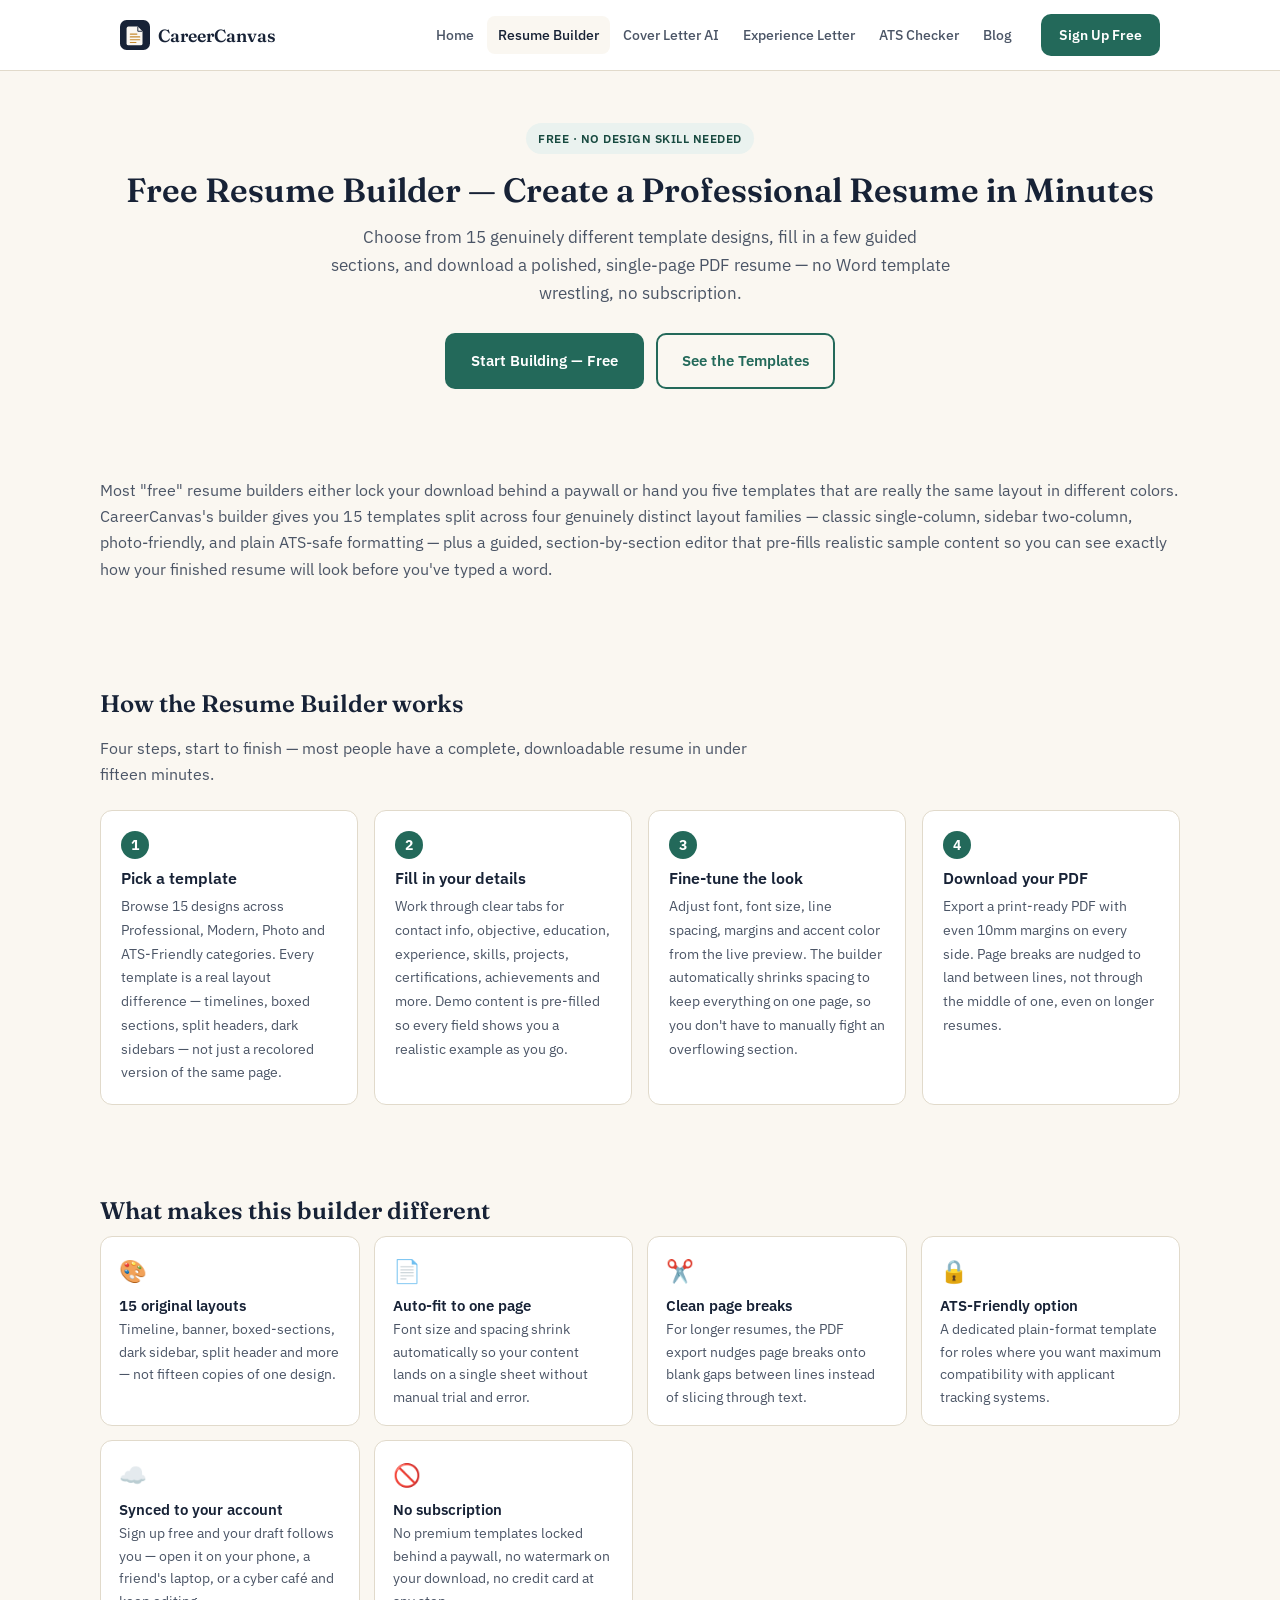
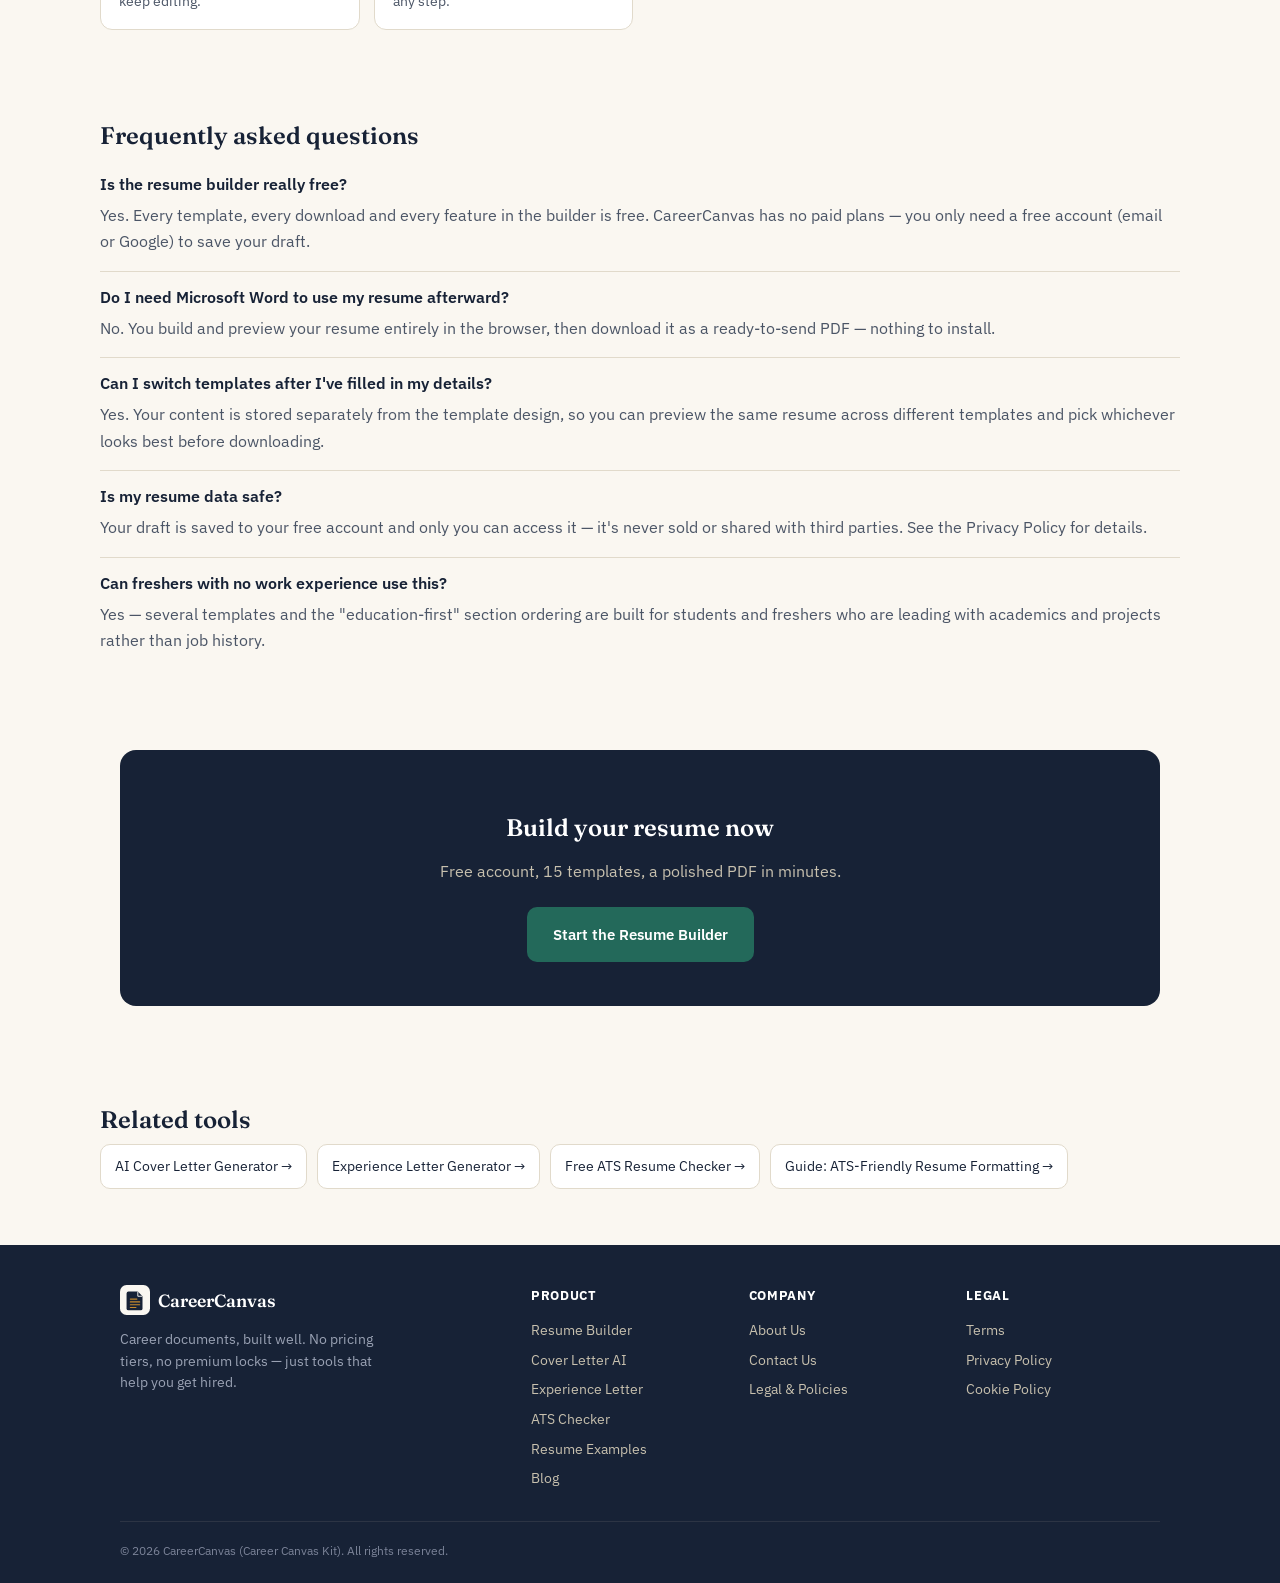
<file: resume-builder.html>
<!DOCTYPE html>
<html lang="en">
<head>
<meta charset="UTF-8">
<meta name="viewport" content="width=device-width, initial-scale=1.0">
<script async src="https://pagead2.googlesyndication.com/pagead/js/adsbygoogle.js?client=ca-pub-5480394588823897" crossorigin="anonymous"></script>
<title>Free Resume Builder Online — 15 ATS-Friendly Templates | CareerCanvas</title>
<meta name="description" content="Build a professional resume free online with CareerCanvas — 15 original templates, auto-fit to one page, clean PDF export, no subscription, no watermark.">
<link rel="canonical" href="https://careercanvaskit.xyz/resume-builder.html">
<meta property="og:title" content="Free Resume Builder Online — 15 ATS-Friendly Templates | CareerCanvas">
<meta property="og:description" content="Build a professional resume free online with CareerCanvas — 15 original templates, auto-fit to one page, clean PDF export, no subscription, no watermark.">
<meta property="og:url" content="https://careercanvaskit.xyz/resume-builder.html">
<meta property="og:type" content="website">
<meta name="keywords" content="free resume builder, online resume maker, ats friendly resume templates, free resume templates, resume builder no sign up, cv maker free">
<link rel="icon" type="image/x-icon" href="/favicon.ico">
<link rel="icon" type="image/png" sizes="32x32" href="/favicon-32.png">
<link rel="icon" type="image/png" sizes="16x16" href="/favicon-16.png">
<link rel="apple-touch-icon" href="/apple-touch-icon.png">
<link rel="preconnect" href="https://fonts.googleapis.com">
<link href="https://fonts.googleapis.com/css2?family=Fraunces:ital,opsz,wght@0,9..144,400;0,9..144,500;0,9..144,600;0,9..144,700;1,9..144,500&family=IBM+Plex+Sans:wght@400;500;600;700&family=IBM+Plex+Mono:wght@400;500&display=swap" rel="stylesheet">
<script type="application/ld+json">{"@context": "https://schema.org", "@type": "FAQPage", "mainEntity": [{"@type": "Question", "name": "Is the resume builder really free?", "acceptedAnswer": {"@type": "Answer", "text": "Yes. Every template, every download and every feature in the builder is free. CareerCanvas has no paid plans — you only need a free account (email or Google) to save your draft."}}, {"@type": "Question", "name": "Do I need Microsoft Word to use my resume afterward?", "acceptedAnswer": {"@type": "Answer", "text": "No. You build and preview your resume entirely in the browser, then download it as a ready-to-send PDF — nothing to install."}}, {"@type": "Question", "name": "Can I switch templates after I've filled in my details?", "acceptedAnswer": {"@type": "Answer", "text": "Yes. Your content is stored separately from the template design, so you can preview the same resume across different templates before downloading."}}, {"@type": "Question", "name": "Is my resume data safe?", "acceptedAnswer": {"@type": "Answer", "text": "Your draft is saved to your free account and only you can access it — it is never sold or shared with third parties."}}, {"@type": "Question", "name": "Can freshers with no work experience use this?", "acceptedAnswer": {"@type": "Answer", "text": "Yes — several templates are built for students and freshers leading with academics and projects rather than job history."}}]}</script>
<style>
:root{
  --ink:#172236; --ink-soft:#4B5566; --paper:#FAF7F1; --paper-raised:#FFFFFF;
  --line:#E1DACB; --teal:#23695A; --teal-dark:#184A40; --amber:#C68A2E;
  --plum:#5B4B66; --coral:#B4472F;
  --font-display:'Fraunces', serif; --font-body:'IBM Plex Sans', sans-serif;
}
*{box-sizing:border-box;}
html{scroll-behavior:smooth;}
body{margin:0; background:var(--paper); color:var(--ink); font-family:var(--font-body); line-height:1.65; -webkit-font-smoothing:antialiased;}
.container{max-width:1080px; margin:0 auto; padding:0 20px;}
a{color:var(--teal);}
h1,h2,h3{font-family:var(--font-display); color:var(--ink); line-height:1.2; font-weight:600;}
p{color:var(--ink-soft);}
.site-header{border-bottom:1px solid var(--line); background:var(--paper-raised);}
.header-inner{max-width:1080px; margin:0 auto; padding:14px 20px; display:flex; align-items:center; gap:18px; flex-wrap:wrap;}
.logo{display:flex; align-items:center; gap:8px; font-family:var(--font-display); font-weight:600; font-size:1.1rem; color:var(--ink); text-decoration:none;}
.logo-mark{width:30px;height:30px;flex:none;}
.main-nav{display:flex; gap:2px; flex-wrap:wrap; margin-left:auto;}
.main-nav a{padding:8px 11px; border-radius:8px; font-size:.85rem; text-decoration:none; color:var(--ink-soft); font-weight:500; white-space:nowrap;}
.main-nav a:hover, .main-nav a.active{background:var(--paper); color:var(--ink);}
.btn{display:inline-block; padding:13px 24px; border-radius:10px; font-weight:600; text-decoration:none; font-size:.95rem; border:2px solid transparent; cursor:pointer;}
.btn-primary{background:var(--teal); color:#fff;}
.btn-primary:hover{background:var(--teal-dark);}
.btn-outline{background:transparent; border-color:var(--teal); color:var(--teal);}
.btn-outline:hover{background:var(--teal); color:#fff;}
.hero{padding:52px 0 36px; text-align:center;}
.hero .eyebrow{display:inline-block; background:#EAF2EF; color:var(--teal-dark); font-size:.78rem; font-weight:600; letter-spacing:.04em; padding:5px 12px; border-radius:20px; margin-bottom:16px; text-transform:uppercase;}
.hero h1{font-size:2.1rem; margin:0 0 14px;}
.hero p.lead{color:var(--ink-soft); font-size:1.05rem; max-width:62ch; margin:0 auto 26px;}
.hero-ctas{display:flex; gap:12px; justify-content:center; flex-wrap:wrap;}
.section{padding:36px 0;}
.section h2{font-size:1.5rem; margin-bottom:8px;}
.section .section-sub{color:var(--ink-soft); margin-bottom:22px; max-width:68ch;}
.steps{display:grid; gap:16px; grid-template-columns:repeat(auto-fit,minmax(220px,1fr)); margin-top:10px;}
.step-card{background:var(--paper-raised); border:1px solid var(--line); border-radius:12px; padding:20px;}
.step-num{display:inline-flex; width:28px; height:28px; border-radius:50%; background:var(--teal); color:#fff; align-items:center; justify-content:center; font-weight:700; font-size:.85rem; margin-bottom:10px;}
.step-card h3{font-size:1rem; font-family:var(--font-body); margin:0 0 6px;}
.step-card p{font-size:.9rem; margin:0;}
.feature-grid{display:grid; gap:14px; grid-template-columns:repeat(auto-fit,minmax(230px,1fr)); margin-top:10px;}
.feature-card{background:var(--paper-raised); border:1px solid var(--line); border-radius:12px; padding:16px 18px;}
.feature-card .fi{font-size:1.4rem; margin-bottom:6px;}
.feature-card h3{font-size:.95rem; font-family:var(--font-body); margin:0 0 4px;}
.feature-card p{font-size:.86rem; margin:0;}
.faq-item{border-bottom:1px solid var(--line); padding:16px 0;}
.faq-item:last-child{border-bottom:none;}
.faq-item h3{font-size:1rem; margin:0 0 8px; font-family:var(--font-body); font-weight:600;}
.faq-item p{margin:0;}
.notice-box{background:#FDF6E3; border:1px solid var(--amber); border-radius:10px; padding:14px 16px; font-size:.88rem; margin:18px 0; color:var(--ink);}
.cta-band{background:var(--ink); color:#fff; text-align:center; padding:44px 24px; border-radius:16px; margin:44px 0;}
.cta-band h2{color:#fff; margin-bottom:8px;}
.cta-band p{color:#C7C0AE; margin-bottom:22px;}
.related-links{display:flex; gap:10px; flex-wrap:wrap; margin-top:10px;}
.related-links a{background:var(--paper-raised); border:1px solid var(--line); border-radius:10px; padding:10px 14px; font-size:.86rem; text-decoration:none; color:var(--ink);}
.related-links a:hover{border-color:var(--teal); color:var(--teal);}
.site-footer{background:var(--ink); color:#C7C0AE; padding:40px 0 22px; margin-top:20px; font-size:.86rem;}
.site-footer a{color:#C7C0AE; text-decoration:none; display:block; margin-bottom:7px;}
.site-footer a:hover{color:#fff;}
.site-footer h5{color:#fff; font-size:.82rem; text-transform:uppercase; letter-spacing:.05em; margin:0 0 12px;}
.footer-grid{display:grid; grid-template-columns:2fr 1fr 1fr 1fr; gap:24px; margin-bottom:24px;}
.footer-bottom{border-top:1px solid #2C3444; padding-top:18px; font-size:.78rem; color:#7B8398;}
@media(max-width:760px){
  .main-nav{display:none;}
  .footer-grid{grid-template-columns:1fr 1fr;}
  .hero h1{font-size:1.6rem;}
}
</style>
</head>
<body>
<header class="site-header">
  <div class="header-inner">
    <a class="logo" href="/">
      <svg class="logo-mark" viewBox="0 0 64 64"><rect width="64" height="64" rx="14" fill="#172236"/><path d="M18 14h20l10 10v26a4 4 0 0 1-4 4H18a4 4 0 0 1-4-4V18a4 4 0 0 1 4-4z" fill="#FAF7F1"/><path d="M38 14v10h10" fill="none" stroke="#172236" stroke-width="2"/><path d="M22 30h14M22 36h20M22 42h20M22 48h12" stroke="#C68A2E" stroke-width="2.4" stroke-linecap="round"/></svg>
      CareerCanvas
    </a>
    <nav class="main-nav">
      <a href="/">Home</a>
      <a href="/resume-builder.html" class="active">Resume Builder</a>
      <a href="/cover-letter-generator.html">Cover Letter AI</a>
      <a href="/experience-letter-generator.html">Experience Letter</a>
      <a href="/ats-checker.html">ATS Checker</a>
      <a href="/blog/index.html">Blog</a>
    </nav>
    <a class="btn btn-primary" style="padding:8px 16px; font-size:.85rem;" href="/#builder">Sign Up Free</a>
  </div>
</header>

<main>
  <section class="hero container">
    <span class="eyebrow">Free &middot; No design skill needed</span>
    <h1>Free Resume Builder — Create a Professional Resume in Minutes</h1>
    <p class="lead">Choose from 15 genuinely different template designs, fill in a few guided sections, and download a polished, single-page PDF resume — no Word template wrestling, no subscription.</p>
    <div class="hero-ctas">
      <a class="btn btn-primary" href="/#builder">Start Building — Free</a>
      <a class="btn btn-outline" href="#templates">See the Templates</a>
    </div>
  </section>

  <section class="section container">
    <p>Most "free" resume builders either lock your download behind a paywall or hand you five templates that are really the same layout in different colors. CareerCanvas's builder gives you 15 templates split across four genuinely distinct layout families — classic single-column, sidebar two-column, photo-friendly, and plain ATS-safe formatting — plus a guided, section-by-section editor that pre-fills realistic sample content so you can see exactly how your finished resume will look before you've typed a word.</p>
  </section>

  <section class="section container" id="templates">
    <h2>How the Resume Builder works</h2>
    <p class="section-sub">Four steps, start to finish — most people have a complete, downloadable resume in under fifteen minutes.</p>
    <div class="steps">
      <div class="step-card">
        <div class="step-num">1</div>
        <h3>Pick a template</h3>
        <p>Browse 15 designs across Professional, Modern, Photo and ATS-Friendly categories. Every template is a real layout difference — timelines, boxed sections, split headers, dark sidebars — not just a recolored version of the same page.</p>
      </div>
      <div class="step-card">
        <div class="step-num">2</div>
        <h3>Fill in your details</h3>
        <p>Work through clear tabs for contact info, objective, education, experience, skills, projects, certifications, achievements and more. Demo content is pre-filled so every field shows you a realistic example as you go.</p>
      </div>
      <div class="step-card">
        <div class="step-num">3</div>
        <h3>Fine-tune the look</h3>
        <p>Adjust font, font size, line spacing, margins and accent color from the live preview. The builder automatically shrinks spacing to keep everything on one page, so you don't have to manually fight an overflowing section.</p>
      </div>
      <div class="step-card">
        <div class="step-num">4</div>
        <h3>Download your PDF</h3>
        <p>Export a print-ready PDF with even 10mm margins on every side. Page breaks are nudged to land between lines, not through the middle of one, even on longer resumes.</p>
      </div>
    </div>
  </section>

  <section class="section container">
    <h2>What makes this builder different</h2>
    <div class="feature-grid">
      <div class="feature-card"><div class="fi">🎨</div><h3>15 original layouts</h3><p>Timeline, banner, boxed-sections, dark sidebar, split header and more — not fifteen copies of one design.</p></div>
      <div class="feature-card"><div class="fi">📄</div><h3>Auto-fit to one page</h3><p>Font size and spacing shrink automatically so your content lands on a single sheet without manual trial and error.</p></div>
      <div class="feature-card"><div class="fi">✂️</div><h3>Clean page breaks</h3><p>For longer resumes, the PDF export nudges page breaks onto blank gaps between lines instead of slicing through text.</p></div>
      <div class="feature-card"><div class="fi">🔒</div><h3>ATS-Friendly option</h3><p>A dedicated plain-format template for roles where you want maximum compatibility with applicant tracking systems.</p></div>
      <div class="feature-card"><div class="fi">☁️</div><h3>Synced to your account</h3><p>Sign up free and your draft follows you — open it on your phone, a friend's laptop, or a cyber café and keep editing.</p></div>
      <div class="feature-card"><div class="fi">🚫</div><h3>No subscription</h3><p>No premium templates locked behind a paywall, no watermark on your download, no credit card at any step.</p></div>
    </div>
  </section>

  <section class="section container">
    <h2>Frequently asked questions</h2>
    <div class="faq-item"><h3>Is the resume builder really free?</h3><p>Yes. Every template, every download and every feature in the builder is free. CareerCanvas has no paid plans — you only need a free account (email or Google) to save your draft.</p></div>
    <div class="faq-item"><h3>Do I need Microsoft Word to use my resume afterward?</h3><p>No. You build and preview your resume entirely in the browser, then download it as a ready-to-send PDF — nothing to install.</p></div>
    <div class="faq-item"><h3>Can I switch templates after I've filled in my details?</h3><p>Yes. Your content is stored separately from the template design, so you can preview the same resume across different templates and pick whichever looks best before downloading.</p></div>
    <div class="faq-item"><h3>Is my resume data safe?</h3><p>Your draft is saved to your free account and only you can access it — it's never sold or shared with third parties. See the Privacy Policy for details.</p></div>
    <div class="faq-item"><h3>Can freshers with no work experience use this?</h3><p>Yes — several templates and the "education-first" section ordering are built for students and freshers who are leading with academics and projects rather than job history.</p></div>
  </section>

  <section class="container">
    <div class="cta-band">
      <h2>Build your resume now</h2>
      <p>Free account, 15 templates, a polished PDF in minutes.</p>
      <a class="btn btn-primary" href="/#builder">Start the Resume Builder</a>
    </div>
  </section>

  <section class="section container">
    <h2>Related tools</h2>
    <div class="related-links">
      <a href="/cover-letter-generator.html">AI Cover Letter Generator →</a>
      <a href="/experience-letter-generator.html">Experience Letter Generator →</a>
      <a href="/ats-checker.html">Free ATS Resume Checker →</a>
      <a href="/blog/ats-friendly-resume-formatting.html">Guide: ATS-Friendly Resume Formatting →</a>
    </div>
  </section>
</main>

<footer class="site-footer">
  <div class="container">
    <div class="footer-grid">
      <div>
        <div class="logo" style="color:#fff; margin-bottom:12px;">
          <svg class="logo-mark" viewBox="0 0 64 64"><rect width="64" height="64" rx="14" fill="#FAF7F1"/><path d="M18 14h20l10 10v26a4 4 0 0 1-4 4H18a4 4 0 0 1-4-4V18a4 4 0 0 1 4-4z" fill="#172236"/><path d="M38 14v10h10" fill="none" stroke="#FAF7F1" stroke-width="2"/><path d="M22 30h14M22 36h20M22 42h20M22 48h12" stroke="#C68A2E" stroke-width="2.4" stroke-linecap="round"/></svg>
          CareerCanvas
        </div>
        <p style="color:#9AA2B4; font-size:.85rem; line-height:1.6; max-width:32ch;">Career documents, built well. No pricing tiers, no premium locks — just tools that help you get hired.</p>
      </div>
      <div>
        <h5>Product</h5>
        <a href="/resume-builder.html">Resume Builder</a>
        <a href="/cover-letter-generator.html">Cover Letter AI</a>
        <a href="/experience-letter-generator.html">Experience Letter</a>
        <a href="/ats-checker.html">ATS Checker</a>
        <a href="/#examples">Resume Examples</a>
        <a href="/blog/index.html">Blog</a>
      </div>
      <div>
        <h5>Company</h5>
        <a href="/#about">About Us</a>
        <a href="/#contact">Contact Us</a>
        <a href="/#legal">Legal &amp; Policies</a>
      </div>
      <div>
        <h5>Legal</h5>
        <a href="/#legal">Terms</a>
        <a href="/#legal">Privacy Policy</a>
        <a href="/#legal">Cookie Policy</a>
      </div>
    </div>
    <div class="footer-bottom">&copy; 2026 CareerCanvas (Career Canvas Kit). All rights reserved.</div>
  </div>
</footer>
</body>
</html>
</file>
